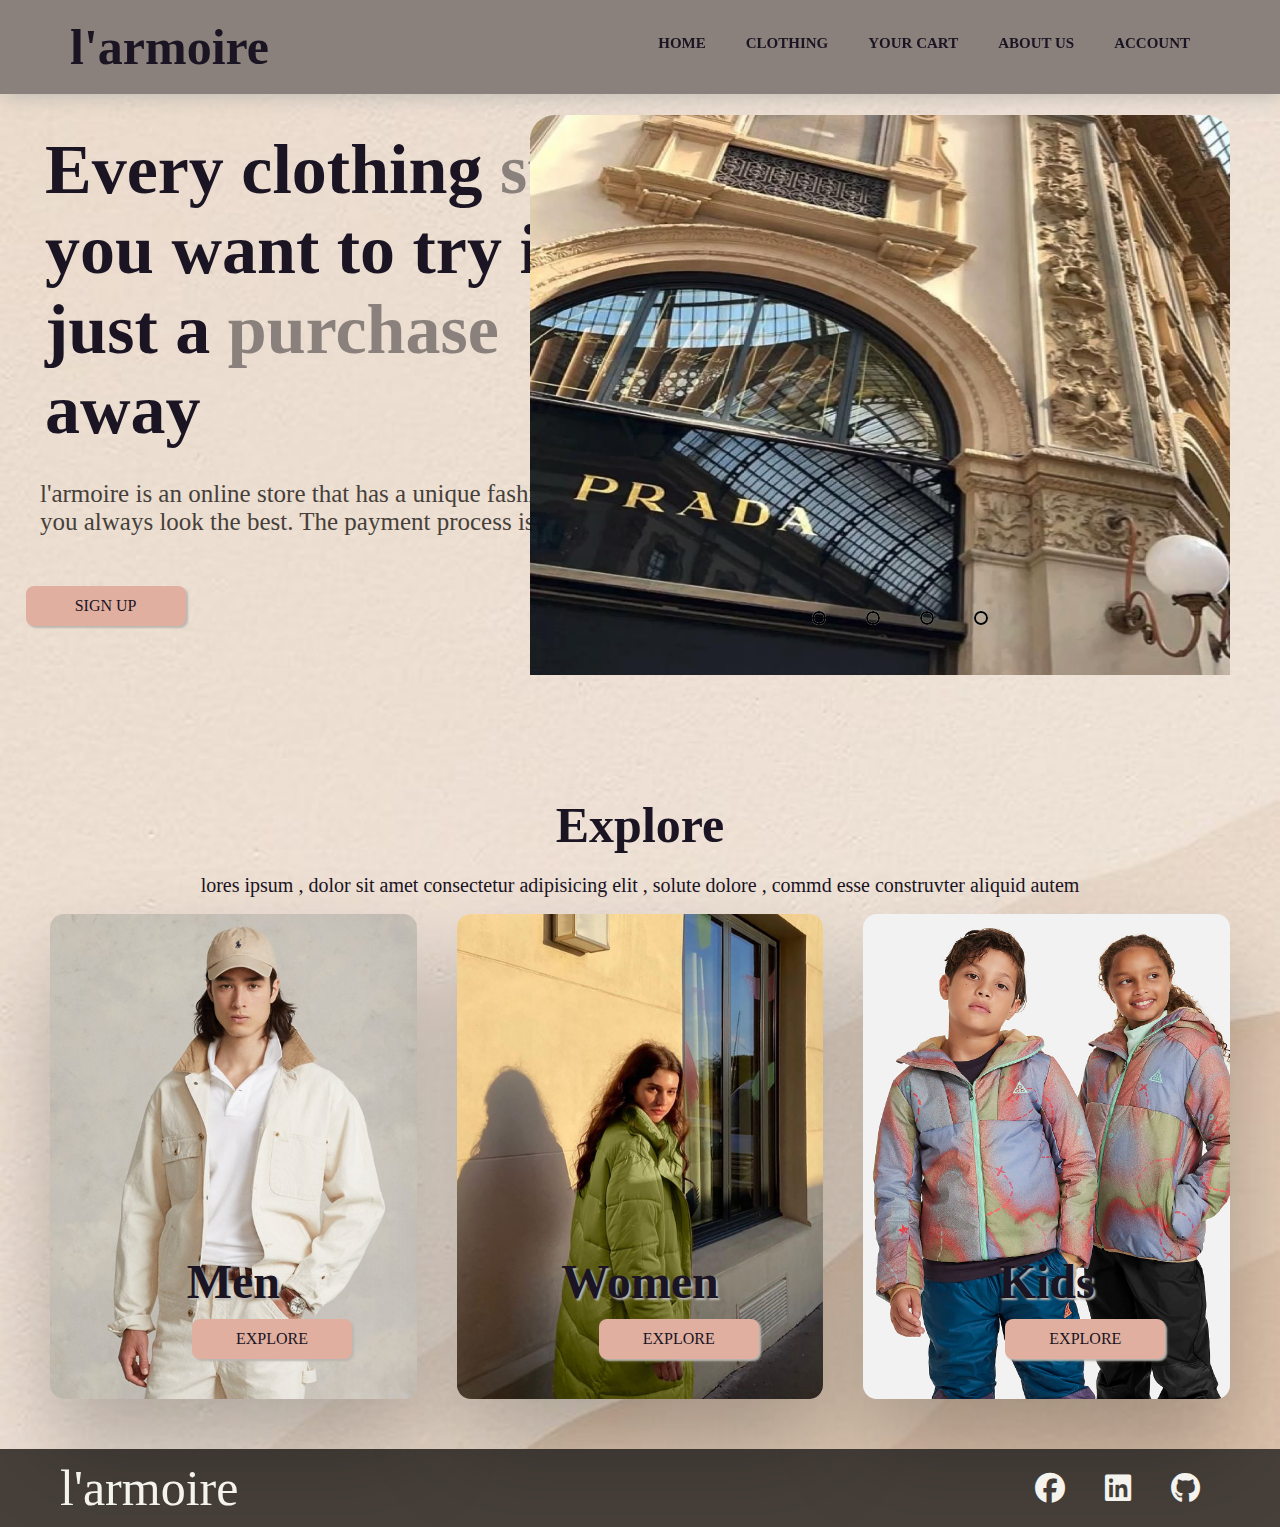
<file: index.html>
<HTML>
<HEAD>
    <META NAME="GENERATOR" Content="Microsoft Visual Studio">
    <link href="https://fonts.googleapis.com/css2?family=Roboto+Slab&display=swap" rel="stylesheet">
    <link rel="stylesheet"
          href="https://cdnjs.cloudflare.com/ajax/libs/font-awesome/6.2.1/css/all.min.css">
    <link rel="stylesheet" href="StyleSheet.css" />
    <TITLE>
        l'armoire
    </TITLE>
</HEAD>
<BODY>
    <nav>
        <h2>l'armoire</h2>
        <div class="nav-links">
        <ul class="menu">
            <li>  <a href="index.html" class="active "> Home</a> </li>
            <li>
                <a href="#" class="active "> Clothing</a>
                <div class="sub-menu-1">
                    <ul>
                        <li><a href="man.html"> Men Clothes</a> </li>
                        <li> <a href="Women.html"> Women Clothes</a> </li>
                        <li><a href="Children.html"> Children Clothes</a> </li>
                    </ul>
                </div>
            </li>
            <li><a href="yourcart.html"> Your Cart</a> </li>
            <li><a href="About-Us.html"> about us </a> </li>
            <li>
                <a href="#" class="active ">Account</a>
                <div class="sub-menu-1">
                    <ul>
                        <li><a href="loginandregister.html"> Log in </a> </li>
                    </ul>
                    <ul>
                        <li>
                            <a href="index.html"> Log Out </a>
                        </li>
                    </ul>
                </div>
            </li>
        </ul>
        </div>
        <div class="menu-icon">
            <i class="fa-solid fa-bars"></i>
        </div>
    </nav>

    <div class="header content">

        <!--header text-->

        <div class="header-text">

            <h1> Every clothing <span>style</span> you want to try is just a <span>purchase</span> away </h1>
            <p>
                l'armoire is an online store that has a unique fashion style to make sure you always look the best. The payment process is pretty easy too
            </p>
        </div>
        <a href="loginandregister.html" class="header-btn"> Sign up </a>
    </div>
    <div class="slider">
        <div class="slides">

            <input type="radio" name="radio-btn" id="radio1" />
            <input type="radio" name="radio-btn" id="radio2" />
            <input type="radio" name="radio-btn" id="radio3" />
            <input type="radio" name="radio-btn" id="radio4" />

            <!--image slide-->

            <div class="slide first">
                <img src="images/pic4.jpg" alt="" />
            </div>

            <div class="slide ">
                <img src="images/pic1.jpg" alt="" />
            </div>

            <div class="slide ">
                <img src="images/pic3.jfif" alt="" />
            </div>

            <div class="slide ">
                <img src="images/pic2.jpg" alt="" />
            </div>


            <!--automatic navigation-->

            <div class="navigation-auto">

                <div class="auto-btn1"></div>
                <div class="auto-btn2"></div>
                <div class="auto-btn3"></div>
                <div class="auto-btn4"></div>

            </div>

            <div class="navigation-auto">

                <label for="radio1" class="manual-btn"></label>
                <label for="radio2" class="manual-btn"></label>
                <label for="radio3" class="manual-btn"></label>
                <label for="radio4" class="manual-btn"></label>

            </div>
        </div>
    </div>

    <script type="text/javascript">

        var counter = 1;

        setInterval(function () {
            document.getElementById('radio' + counter).checked = true;
            counter++;

            if (counter > 4) {
                counter = 1;
            }

        }, 2500);

    </script>



    <!--section 2-->

    <section class="about">

        <div class="about-heading">

            <h2> Explore </h2>
            <p> lores ipsum , dolor sit amet consectetur adipisicing elit , solute dolore , commd esse construvter aliquid autem</p>

            <div class="table-about">

                <div class="men">
                   <h2>Men</h2>
                   <a href="man.html">Explore</a>
                </div>
                <div class="women">
                    <h2>Women</h2>
                    <a href="Women.html">Explore</a>
                </div>
                <div class="kids">
                    <h2>Kids </h2>
                    <a href="Children.html">Explore</a>
                </div>
            </div>
        </div>

    </section>
    <div class="footer">
        <div>
        <p>l'armoire</p>
        </div>
        <div class="icons">
            <i class="fa-brands fa-facebook"></i>
            <i class="fa-brands fa-linkedin"></i>
            <i class="fa-brands fa-github"></i>
        </div>

    </div>

    <script>
        var menuIcon = document.querySelector(".menu-icon");
        var navLinks = document.querySelector(".nav-links");

        menuIcon.addEventListener('click', function () {
            navLinks.classList.toggle('d-flex');
        })
    </script>

</BODY>
</HTML>
</file>
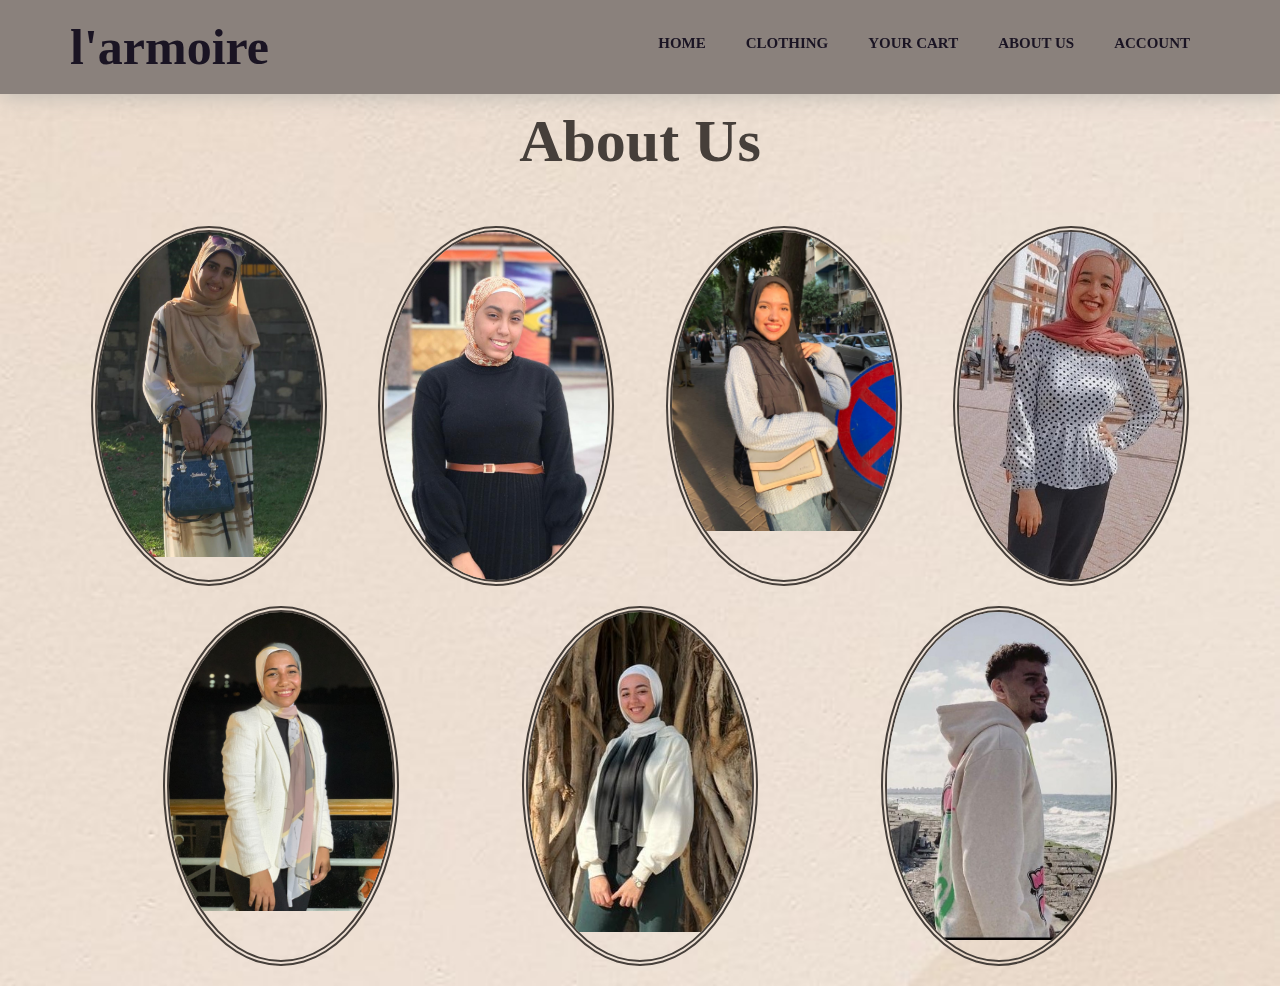
<file: About-Us.html>
<!DOCTYPE HTML>
<HTML>
    <head>
        <title>About-Us</title>
        <meta charset="utf-8">
        <meta name="Description" content="shopping for family">
        <meta name="keywords" content=" shirts , pants , shoes , shopping">
        <link rel="stylesheet" href="About-Us.css">
        <link rel="preconnect" href="https://fonts.googleapis.com">
        <link rel="preconnect" href="https://fonts.gstatic.com" crossorigin>
        <link rel="stylesheet" href="https://cdnjs.cloudflare.com/ajax/libs/font-awesome/5.15.4/css/all.min.css">
        <link href="https://cdnjs.cloudflare.com/ajax/libs/font-awesome/4.7.0/css/font-awesome.min.css" rel="stylesheet"/>      
        <link href="https://fonts.googleapis.com/css2?family=Inter:
        wght@100;200;300;400;500;600;700;800;900&display=swap" rel="stylesheet">
        
        <link href="https://fonts.googleapis.com/css2?family=Roboto+Slab&display=swap" rel="stylesheet">
    <link rel="stylesheet"
          href="https://cdnjs.cloudflare.com/ajax/libs/font-awesome/6.2.1/css/all.min.css">
    </head>
    <body>
        <nav>
        <h2>l'armoire</h2>
        <div class="nav-links">
            <ul class="menu">
                <li>  <a href="index.html" class="active "> Home</a> </li>
                <li>
                    <a href="#" class="active "> Clothing</a>
                    <div class="sub-menu-1">
                        <ul>
                            <li><a href="man.html"> Men Clothes</a> </li>
                            <li> <a href="Women.html"> Women Clothes</a> </li>
                            <li><a href="Children.html"> Children Clothes</a> </li>
                        </ul>
                    </div>
                </li>
                <li><a href="yourcart.html"> Your Cart</a> </li>
                <li><a href="About-Us.html"> about us </a> </li>
                <li>
                    <a href="#" class="active ">Account</a>
                    <div class="sub-menu-1">
                        <ul>
                            <li><a href="loginandregister.html"> Log in </a> </li>
                        </ul>
                        <ul>
                            <li>
                                <a href="index.html"> Log Out </a>
                            </li>
                        </ul>
                    </div>
                </li>
            </ul>
        </div>
        <div class="menu-icon">
            <i class="fa-solid fa-bars"></i>
        </div>
    </nav>
        <div class="wrapper">
        <!-- Page name -->
        <div class="head">
            <h1>About Us</h1>
        </div>
        <!-- our info -->
       <main>
          <!--Toqa Osama -->
            <div class="pic">
                <img src="About-Us-images/toqa5.jpg" alt="Toqa Osama">
                 <div class="info">
                      <!-- name and job -->
                    <h3>Toqa Osama</h3>
                    <p>Web Developer</p>
                        <!-- links for github and linkedin -->
                    <a target="_blank" href="https://github.com/Toqa1234">
                        <i class='fab fa-github' style='font-size:36px ; color:white;'></i>
                      </a>
                    <a target="_blank" href="https://www.linkedin.com/in/toqa-osama-556304247/">
                        <i class='fab fa-linkedin' style='font-size:36px ;color:blue'></i>
                    </a>
                </div> 
            </div>
            <!-- Basmala Naeem  -->
            <div class="pic">
                    <img src="About-Us-images/basmala3.jpeg" alt="Basmala Naeem">
                <div class="info">
                     <!-- name and job -->
                    <h3>Basmala Naeem</h3>
                    <p>Web Developer</p>
                       <!-- links for github and linkedin -->
                    <a target="_blank" href="https://github.com/BasmalaNaeem">
                      <i class='fab fa-github' style='font-size:36px ; color:white;'></i>
                    </a>
                    <a target="_blank" href="https://www.linkedin.com/in/basmala-naeem-246427232">
                        <i class='fab fa-linkedin' style='font-size:36px ;color:blue'></i>
                    </a>
                </div>
            </div>
            <!-- Toka Mokhtar -->
            <div class="pic">
                    <img src="About-Us-images/toka.jpeg" alt="Toka Mokhtar">
                <div class="info">
                     <!-- name and job -->
                    <h3>Toka Mokhtar </h3>
                    <p>Web Developer</p>
                       <!-- links for github and linkedin -->
                    <a target="_blank" href="https://github.com/TokaZayed8">
                        <i class='fab fa-github' style='font-size:36px ; color:white;'></i>
                    </a>
                    <a target="_blank" href="https://www.linkedin.com/in/toka-zayed-8381a523a">
                        <i class='fab fa-linkedin' style='font-size:36px ;color:blue'></i>
                    </a>
                </div>
            </div>
            <!-- Roaa Ayman -->
            <div class="pic">
                    <img src="About-Us-images/roaa-ayman.jpeg" alt="Roaa Ayman">
                <div class="info">
                     <!-- name and job -->
                    <h3>Roaa Ayman</h3>
                    <p>Web Developer</p>
                       <!-- links for github and linkedin -->
                    <a target="_blank" href="https://github.com/roaaayman1">
                        <i class='fab fa-github' style='font-size:36px ; color:white;'></i>
                    </a>
                    <a target="_blank" href="https://www.linkedin.com/in/roaa-ayman-504900235">
                        <i class='fab fa-linkedin' style='font-size:36px ;color:blue'></i>
                    </a>
                </div>
            </div>
           <!--Mariam Reda  -->
            <div class="pic">                
                    <img src="About-Us-images/Mariam-reda.jpeg" alt="Mariam Reda">
                <div class="info">
                     <!-- name and job -->
                    <h3>Mariam Reda</h3>
                    <p>Web Developer</p>
                       <!-- links for github and linkedin -->
                    <a target="_blank" href="https://github.com/Mariam428">
                        <i class='fab fa-github' style='font-size:36px ; color:white;'></i>
                    </a>
                    <a target="_blank" href="http://www.linkedin.com/in/mariam-reda28">
                        <i class='fab fa-linkedin' style='font-size:36px ;color:blue'></i>
                    </a>
                </div>
            </div>
            <!-- Mariam Hossam -->
            <div class="pic">
                    <img src="About-Us-images/mariam-hossam3.jpeg" alt="Mariam Hossam">
                <div class="info">
                     <!-- name and job -->
                    <h3>Mariam Hossam</h3>
                    <p>Web Developer</p>
                       <!-- links for github and linkedin -->
                    <a target="_blank" href="https://github.com/MariemHossam">
                        <i class='fab fa-github' style='font-size:36px ; color:white;'></i>
                    </a>
                    <a target="_blank" href="https://www.linkedin.com/in/mariem-hossam-8a5259259/">
                        <i class='fab fa-linkedin' style='font-size:36px ;color:blue'></i>
                    </a>
                </div>
            </div>
              <!-- Omar Tamer -->
            <div class="pic">
                    <img src="About-Us-images/omar2.jpeg" alt="Omar Tamer">
                <div class="info">
                     <!-- name and job -->
                    <h3>Omar Tamer</h3>
                    <p>Web Developer</p>
                       <!-- links for github and linkedin -->
                    <a target="_blank" href="https://github.com/titoo04">
                        <i class='fab fa-github' style='font-size:36px ; color:white;'></i>
                    </a>
                    <a target="_blank" href="https://www.linkedin.com/in/omar-tamer-58b153259">
                        <i class='fab fa-linkedin' style='font-size:36px ;color:blue'></i>
                    </a>
                </div>
            </div> 
      </main>
    </div>     
        <!--for js -->
    <script>
        var menuIcon = document.querySelector(".menu-icon");
        var navLinks = document.querySelector(".nav-links");

        menuIcon.addEventListener('click', function () {
            navLinks.classList.toggle('d-flex');
        })
    </script>
        
    </body>
</HTML>
</file>
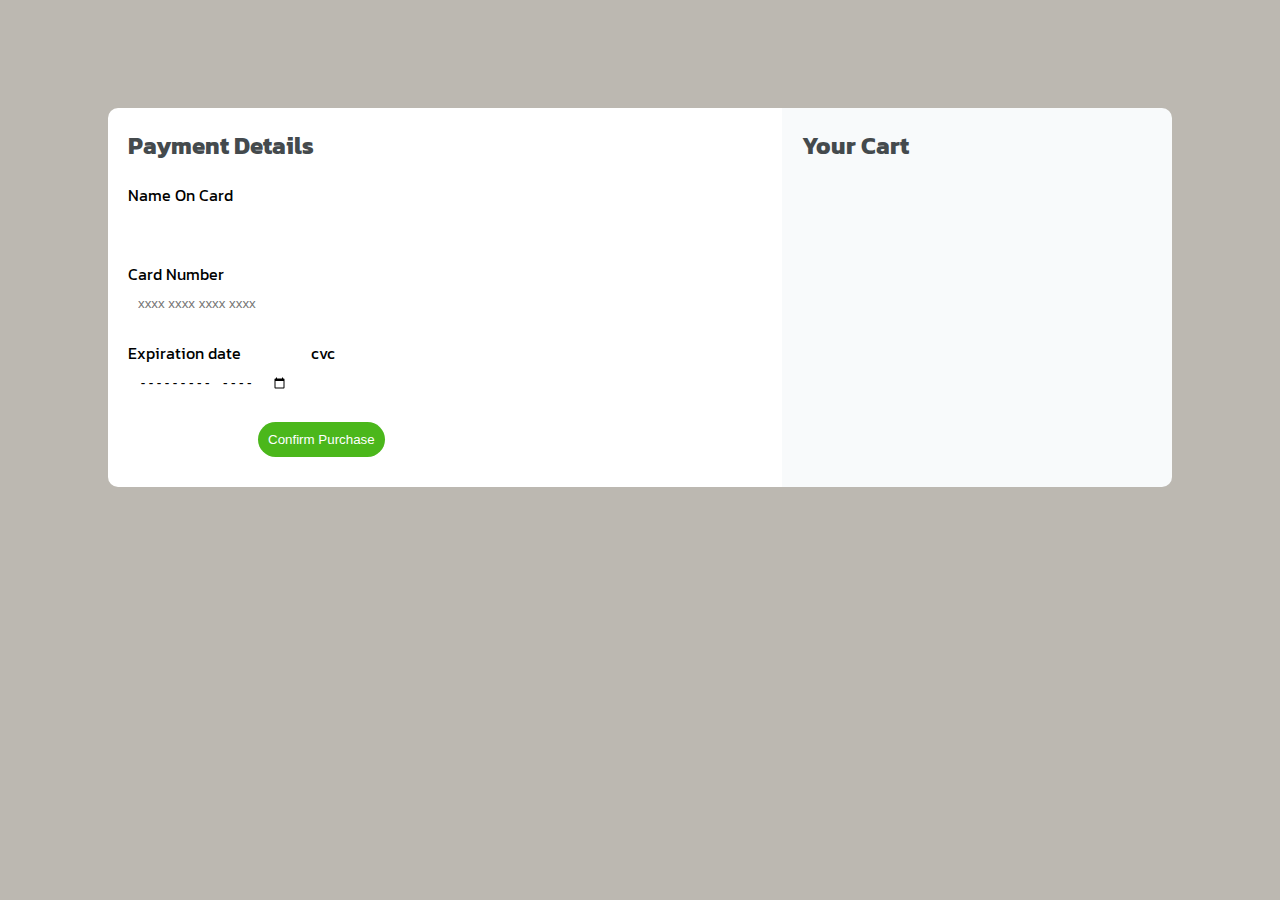
<file: checkout.html>
<!DOCTYPE html>
<html lang="en">
<head>
    <meta charset="UTF-8">
    <meta http-equiv="X-UA-Compatible" content="IE=edge">
    <meta name="viewport" content="width=device-width, initial-scale=1.0">
    <title>payment</title>
    <link rel="preconnect" href="https://fonts.googleapis.com">
<link rel="preconnect" href="https://fonts.gstatic.com" crossorigin>
<link href="https://fonts.googleapis.com/css2?family=Kanit:wght@300&display=swap" rel="stylesheet">
    <link rel="stylesheet" href="checkout.css">
</head>
<body>
    <div class="parent">
        <div class="paymentdetails">
        <h2>Payment Details</h2>
        <label for="noc">Name On Card</label>
        <br>
        <input type="text" name="noc" id="noc">
        <br><label for="ccn"> Card Number</label><br>
<input id="ccn" type="tel" inputmode="numeric" pattern="[0-9\s]{13,19}" autocomplete="cc-number" maxlength="19" placeholder="xxxx xxxx xxxx xxxx"><br>
<label for="expdate">Expiration date</label><label for="cvc" id="cvc">cvc</label><br>
<input type="month" name="expdate" id="expdate">
<input type="numeric"inputmode="numeric" name="" id=""maxlength="3"pattern="[0-9\s]{13,19}">
<br><form action="purchasesuccessful.html" method="post" target="_blank">
    <button type="submit">Confirm Purchase</button>
</form>
</div>
    <div class="yourcart">
        <h2>Your Cart</h2>

    </div>
    </div>
</body>
</html>
</file>
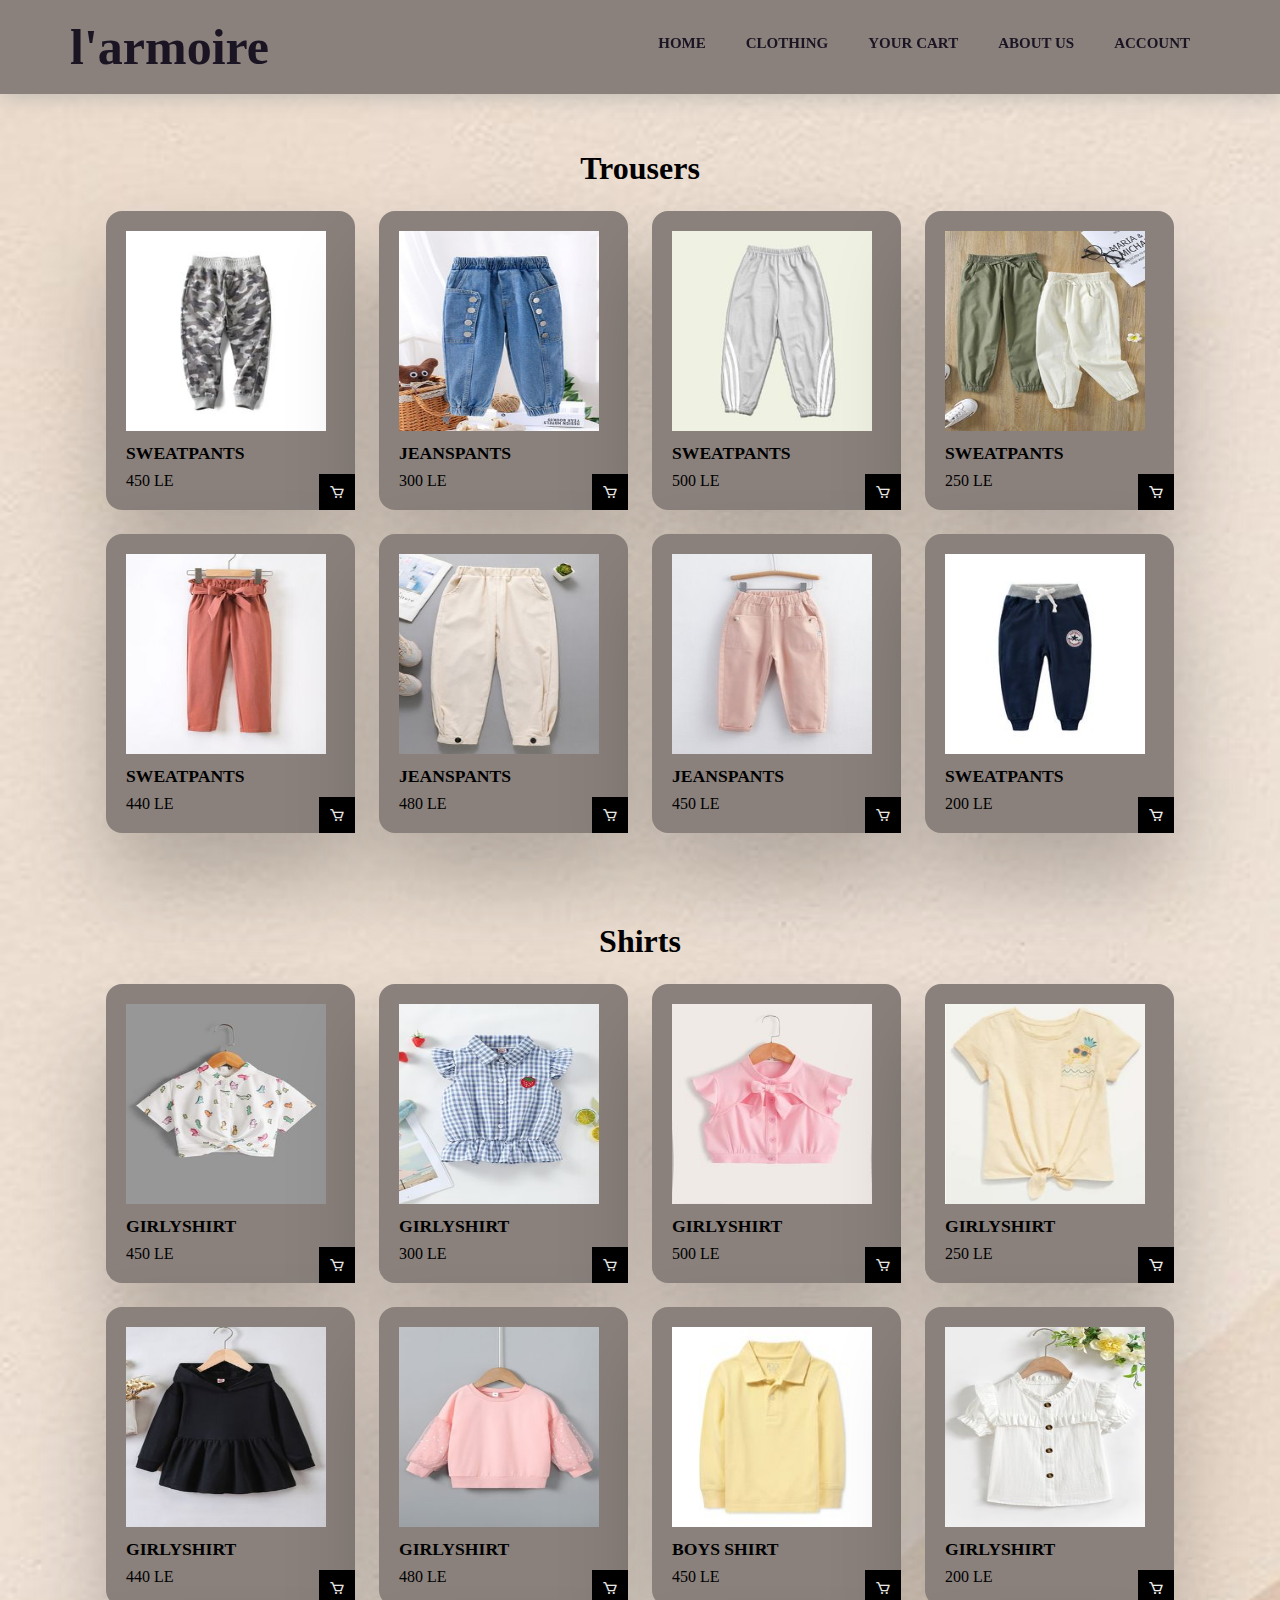
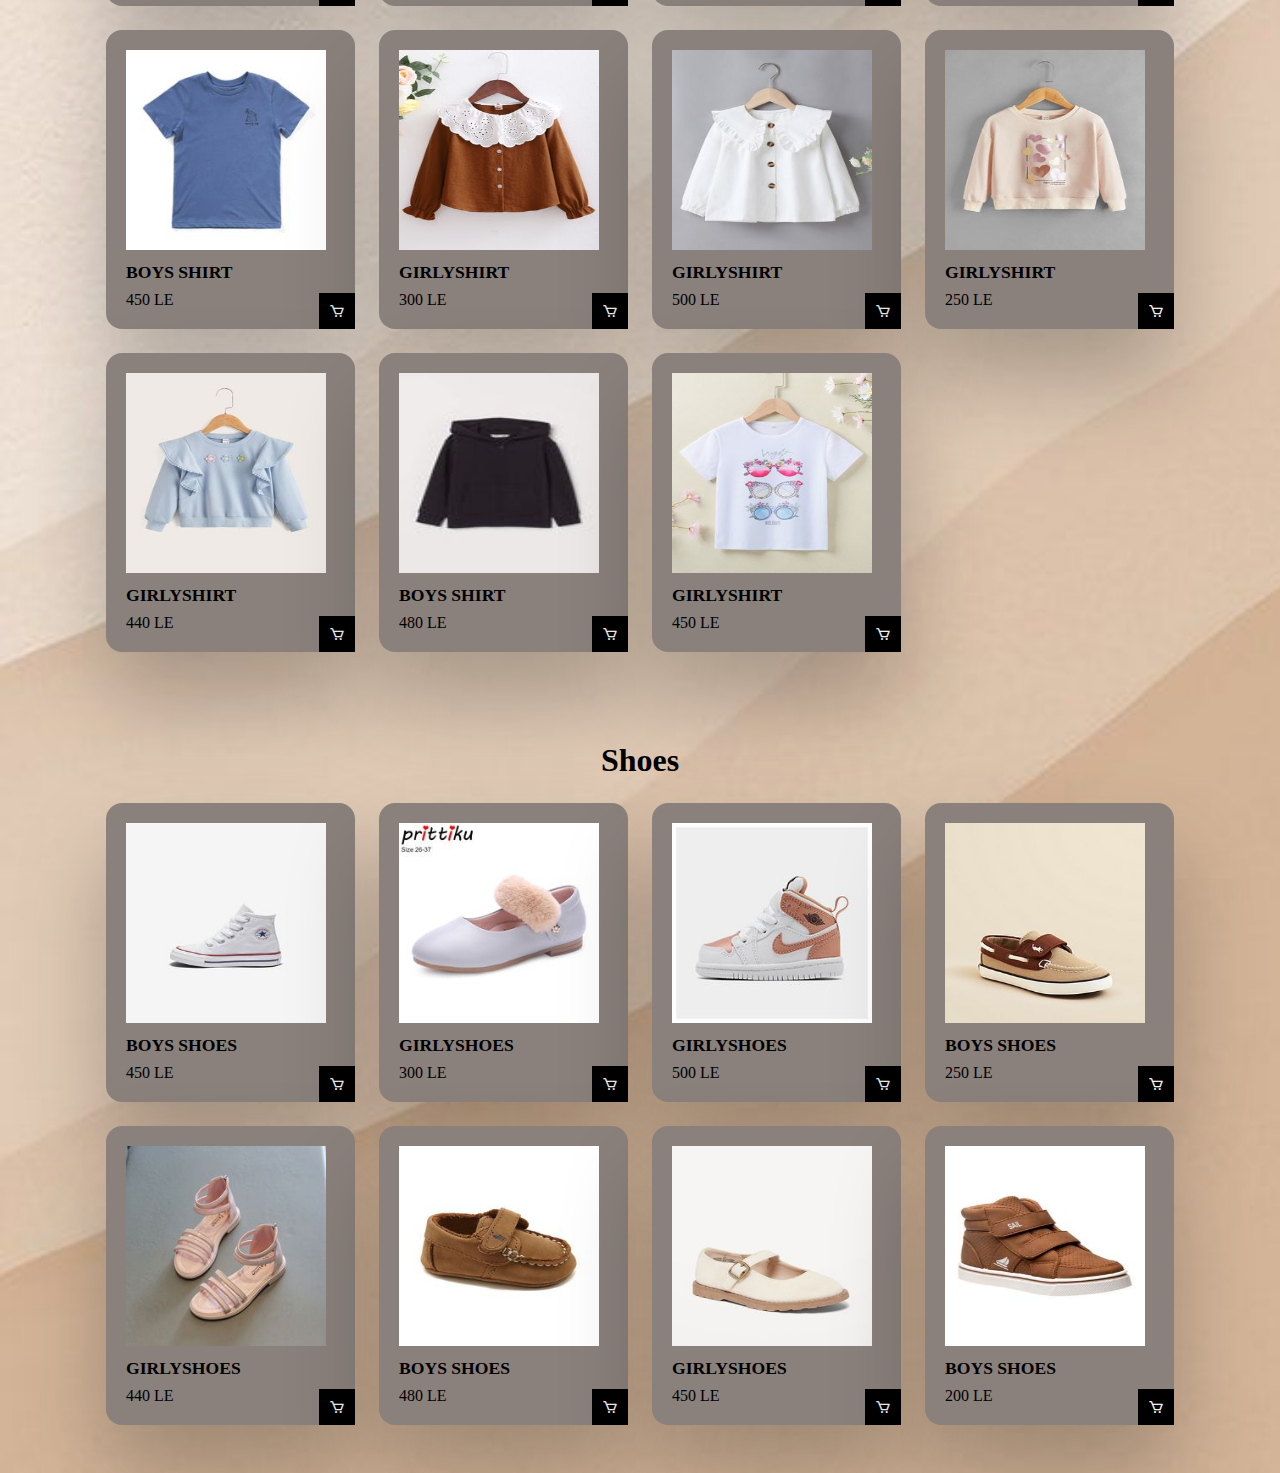
<file: Children.html>
<!DOCTYPE html>
<html>
    <head>
        <meta  charset="utf-8">
        <meta http-equiv="X-UA-Compatible" content="IE-edge">
        <meta name="viewport" content="width=device-width,initialscale=0.1">
        <title> Children's Section </title>
        <link rel="stylesheet" href="Children.css">
        <link rel="preconnect" href="https://fonts.googleapis.com">
        <!-- fonts -->
        <link rel="preconnect" href="https://fonts.gstatic.com" crossorigin>    
        <link href="https://fonts.googleapis.com/css2?family=Poppins:wght@400;500;600;700&display=swap" rel="stylesheet">
         <!-- for icons -->
        <link href='https://unpkg.com/boxicons@2.1.1/css/boxicons.min.css' rel="stylesheet">
        
         <link href="https://fonts.googleapis.com/css2?family=Roboto+Slab&display=swap" rel="stylesheet">
    <link rel="stylesheet"
          href="https://cdnjs.cloudflare.com/ajax/libs/font-awesome/6.2.1/css/all.min.css">
        
    </head>
    <body>
        <nav>
        <h2>l'armoire</h2>
        <div class="nav-links">
            <ul class="menu">
                <li>  <a href="index.html" class="active "> Home</a> </li>
                <li>
                    <a href="#" class="active "> Clothing</a>
                    <div class="sub-menu-1">
                        <ul>
                            <li><a href="man.html"> Men Clothes</a> </li>
                            <li> <a href="Women.html"> Women Clothes</a> </li>
                            <li><a href="Children.html"> Children Clothes</a> </li>
                        </ul>
                    </div>
                </li>
                <li><a href="yourcart.html"> Your Cart</a> </li>
                <li><a href="About-Us.html"> about us </a> </li>
                <li>
                    <a href="#" class="active ">Account</a>
                    <div class="sub-menu-1">
                        <ul>
                            <li><a href="loginandregister.html"> Log in </a> </li>
                        </ul>
                        <ul>
                            <li>
                                <a href="index.html"> Log Out </a>
                            </li>
                        </ul>
                    </div>
                </li>
            </ul>
        </div>
        <div class="menu-icon">
            <i class="fa-solid fa-bars"></i>
        </div>
    </nav>
          <!--shop-->
          <section id="Pants" class="shop container">
            <h2 class="section-title"> Trousers </h2>
            <div class="shop-content">
                <div class="product-box"> 
                    <img src="images/pants (1).jpg" alt="product" class="product-img">
                    <h2 class="product-title">SweatPants</h2>
                    <span class="price">450 LE</span>
                    <i class='bx bx-cart add-cart'></i>
                </div>
                <div class="product-box">
                    <img src="images/pants (2).jpg" alt="product" class="product-img">
                    <h2 class="product-title">JeansPants</h2>
                    <span class="price">300 LE</span>
                    <i class='bx bx-cart add-cart'></i>
                </div>
                <div class="product-box">
                    <img src="images/pants (3).jpg" alt="product" class="product-img">
                    <h2 class="product-title">SweatPants</h2>
                    <span class="price">500 LE</span>
                    <i class='bx bx-cart add-cart'></i>
                </div>
                <div class="product-box">
                    <img src="images/pants (4).jpg" alt="product" class="product-img">
                    <h2 class="product-title">SweatPants</h2>
                    <span class="price">250 LE</span>
                    <i class='bx bx-cart add-cart'></i>
                </div>
                <div class="product-box">
                    <img src="images/pants (5).jpg" alt="product" class="product-img">
                    <h2 class="product-title">SweatPants</h2>
                    <span class="price">440 LE</span>
                    <i class='bx bx-cart add-cart'></i>
                </div>
                <div class="product-box">
                    <img src="images/pants (6).jpg" alt="product" class="product-img">
                    <h2 class="product-title">JeansPants</h2>
                    <span class="price">480 LE</span>
                    <i class='bx bx-cart add-cart'></i>
                </div>
                <div class="product-box">
                    <img src="images/pants (7).jpg" alt="product" class="product-img">
                    <h2 class="product-title">JeansPants</h2>
                    <span class="price">450 LE</span>
                    <i class='bx bx-cart add-cart'></i>
                </div>
                <div class="product-box">
                    <img src="images/pants (8).jpg" alt="product" class="product-img">
                    <h2 class="product-title">SweatPants</h2>
                    <span class="price">200 LE</span>
                    <i class='bx bx-cart add-cart'></i>
                </div>
            </div>
            <br><br>
            <h2 class="section-title"> Shirts </h2>
            <div class="shop-content">
                <div class="product-box"> 
                    <img src="images/shirts (1).jpg" alt="product" class="product-img">
                    <h2 class="product-title">GirlyShirt</h2>
                    <span class="price">450 LE</span>
                    <i class='bx bx-cart add-cart'></i>
                </div>
                <div class="product-box">
                    <img src="images/shirts (2).jpg" alt="product" class="product-img">
                    <h2 class="product-title">GirlyShirt</h2>
                    <span class="price">300 LE</span>
                    <i class='bx bx-cart add-cart'></i>
                </div>
                <div class="product-box">
                    <img src="images/shirts (3).jpg" alt="product" class="product-img">
                    <h2 class="product-title">GirlyShirt</h2>
                    <span class="price">500 LE</span>
                    <i class='bx bx-cart add-cart'></i>
                </div>
                <div class="product-box">
                    <img src="images/shirts (4).jpg" alt="product" class="product-img">
                    <h2 class="product-title">GirlyShirt</h2>
                    <span class="price">250 LE</span>
                    <i class='bx bx-cart add-cart'></i>
                </div>
                <div class="product-box">
                    <img src="images/shirts (5).jpg" alt="product" class="product-img">
                    <h2 class="product-title">GirlyShirt</h2>
                    <span class="price">440 LE</span>
                    <i class='bx bx-cart add-cart'></i>
                </div>
                <div class="product-box">
                    <img src="images/shirts (6).jpg" alt="product" class="product-img">
                    <h2 class="product-title">GirlyShirt</h2>
                    <span class="price">480 LE</span>
                    <i class='bx bx-cart add-cart'></i>
                </div>
                <div class="product-box">
                    <img src="images/shirts (7).jpg" alt="product" class="product-img">
                    <h2 class="product-title">Boys Shirt</h2>
                    <span class="price">450 LE</span>
                    <i class='bx bx-cart add-cart'></i>
                </div>
                <div class="product-box">
                    <img src="images/shirts (8).jpg" alt="product" class="product-img">
                    <h2 class="product-title">GirlyShirt</h2>
                    <span class="price">200 LE</span>
                    <i class='bx bx-cart add-cart'></i>
                </div>
                <div class="product-box"> 
                    <img src="images/shirts (9).jpg" alt="product" class="product-img">
                    <h2 class="product-title">Boys Shirt</h2>
                    <span class="price">450 LE</span>
                    <i class='bx bx-cart add-cart'></i>
                </div>
                <div class="product-box">
                    <img src="images/shirts (10).jpg" alt="product" class="product-img">
                    <h2 class="product-title">GirlyShirt</h2>
                    <span class="price">300 LE</span>
                    <i class='bx bx-cart add-cart'></i>
                </div>
                <div class="product-box">
                    <img src="images/shirts (11).jpg" alt="product" class="product-img">
                    <h2 class="product-title">GirlyShirt</h2>
                    <span class="price">500 LE</span>
                    <i class='bx bx-cart add-cart'></i>
                </div>
                <div class="product-box">
                    <img src="images/shirts (12).jpg" alt="product" class="product-img">
                    <h2 class="product-title">GirlyShirt</h2>
                    <span class="price">250 LE</span>
                    <i class='bx bx-cart add-cart'></i>
                </div>
                <div class="product-box">
                    <img src="images/shirts (13).jpg" alt="product" class="product-img">
                    <h2 class="product-title">GirlyShirt</h2>
                    <span class="price">440 LE</span>
                    <i class='bx bx-cart add-cart'></i>
                </div>
                <div class="product-box">
                    <img src="images/shirts (14).jpg" alt="product" class="product-img">
                    <h2 class="product-title">boys Shirt</h2>
                    <span class="price">480 LE</span>
                    <i class='bx bx-cart add-cart'></i>
                </div>
                <div class="product-box">
                    <img src="images/shirts (15).jpg" alt="product" class="product-img">
                    <h2 class="product-title">GirlyShirt</h2>
                    <span class="price">450 LE</span>
                    <i class='bx bx-cart add-cart'></i>
                </div>
            </div>
            <br><br>
            <h2 class="section-title"> Shoes </h2>
            <div class="shop-content">
                <div class="product-box"> 
                    <img src="images/shoes (1).jpg" alt="product" class="product-img">
                    <h2 class="product-title">boys shoes</h2>
                    <span class="price">450 LE</span>
                    <i class='bx bx-cart add-cart'></i>
                </div>
                <div class="product-box">
                    <img src="images/shoes (2).jpg" alt="product" class="product-img">
                    <h2 class="product-title">GirlyShoes</h2>
                    <span class="price">300 LE</span>
                    <i class='bx bx-cart add-cart'></i>
                </div>
                <div class="product-box">
                    <img src="images/shoes (3).jpg" alt="product" class="product-img">
                    <h2 class="product-title">GirlyShoes</h2>
                    <span class="price">500 LE</span>
                    <i class='bx bx-cart add-cart'></i>
                </div>
                <div class="product-box">
                    <img src="images/shoes (4).jpg" alt="product" class="product-img">
                    <h2 class="product-title">boys shoes</h2>
                    <span class="price">250 LE</span>
                    <i class='bx bx-cart add-cart'></i>
                </div>
                <div class="product-box">
                    <img src="images/shoes (5).jpg" alt="product" class="product-img">
                    <h2 class="product-title">GirlyShoes</h2>
                    <span class="price">440 LE</span>
                    <i class='bx bx-cart add-cart'></i>
                </div>
                <div class="product-box">
                    <img src="images/shoes (6).jpg" alt="product" class="product-img">
                    <h2 class="product-title">boys shoes</h2>
                    <span class="price">480 LE</span>
                    <i class='bx bx-cart add-cart'></i>
                </div>
                <div class="product-box">
                    <img src="images/shoes (7).jpg" alt="product" class="product-img">
                    <h2 class="product-title">GirlyShoes</h2>
                    <span class="price">450 LE</span>
                    <i class='bx bx-cart add-cart'></i>
                </div>
                <div class="product-box">
                    <img src="images/shoes (8).jpg" alt="product" class="product-img">
                    <h2 class="product-title">boys shoes</h2>
                    <span class="price">200 LE</span>
                    <i class='bx bx-cart add-cart'></i>
                </div>
            </div>
        </section>
      <script>
        var menuIcon = document.querySelector(".menu-icon");
        var navLinks = document.querySelector(".nav-links");

        menuIcon.addEventListener('click', function () {
            navLinks.classList.toggle('d-flex');
        })
    </script>
    </body>
</html>
</file>
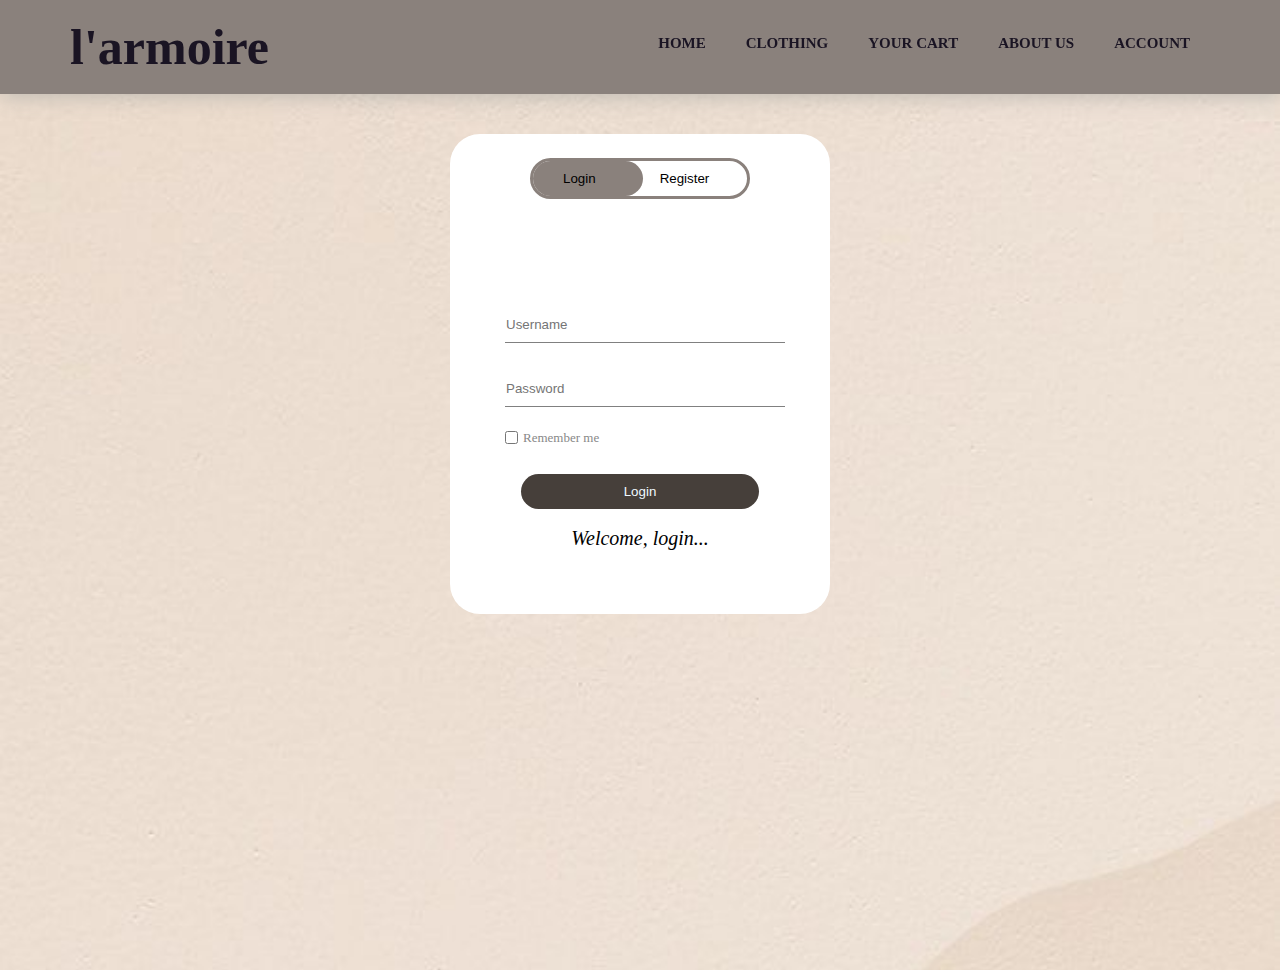
<file: loginandregister.html>
<!DOCTYPE html>
<html lang="en">
<head>
    <meta charset="UTF-8">
    <meta http-equiv="X-UA-Compatible" content="IE=edge">
    <meta name="viewport" content="width=device-width, initial-scale=1.0">
    <link rel="stylesheet" href="loginandregister.css">
    
    <link href="https://fonts.googleapis.com/css2?family=Roboto+Slab&display=swap" rel="stylesheet">
    <link rel="stylesheet"
          href="https://cdnjs.cloudflare.com/ajax/libs/font-awesome/6.2.1/css/all.min.css">
    
    <title>Login and Register</title>
</head>
<body>
     <nav>
        <h2>l'armoire</h2>
        <div class="nav-links">
        <ul class="menu">
            <li>  <a href="index.html" class="active "> Home</a> </li>
            <li>
                <a href="#" class="active "> Clothing</a>
                <div class="sub-menu-1">
                    <ul>
                        <li><a href="man.html"> Men Clothes</a> </li>
                        <li> <a href="Women.html"> Women Clothes</a> </li>
                        <li><a href="Children.html"> Children Clothes</a> </li>
                    </ul>
                </div>
            </li>
            <li><a href="yourcart.html"> Your Cart</a> </li>
            <li><a href="About-Us.html"> about us </a> </li>
            <li>
                <a href="#" class="active ">Account</a>
                <div class="sub-menu-1">
                    <ul>
                        <li><a href="loginandregister.html"> Log in </a> </li>
                    </ul>
                    <ul>
                        <li>
                            <a href="index.html"> Log Out </a>
                        </li>
                    </ul>
                </div>
            </li>
        </ul>
        </div>
        <div class="menu-icon">
            <i class="fa-solid fa-bars"></i>
        </div>
    </nav>

    <div class="main">
        <div class="bckgrnd">
            <div class="form-box">
                <div class="button-box">
                    <div id="btn"></div>
                    <button type="button" class="switchingBtn" onclick="login()">Login</button>
                    <button type="button" class="switchingBtn" onclick="register()">Register</button>
                </div>
                <!-- Login form  -->
                <form id="login" class="input-group"action="_blank" method="POST">
                    <br><input class="input-field" id="user" type="text" name="username" placeholder="Username" required ><br><br>
                    <input class="input-field" id="pass" type="password" name="pass" placeholder="Password" required><br><br>
                    <input type="checkbox" class="checkbx"> <span>Remember me</span>
                    <button type="submit" class="subbtn" onclick="login1(); check();">Login</button> <br> <!--check-->
                    <p id="result">Welcome, login...</p>
                </form>
                <!-- Register form  -->
                <form id="register" class="input-group" method="POST">
                    <br><input class="input-field" type="text" name="username" placeholder="Username" required id="username" ><br><br>
                    <br><input class="input-field" type="email" name="email" placeholder="Email" required id="email"><br><br>
                    <input class="input-field" type="password" name="pass" placeholder="Password" required id="password"><br><br>
                    <input type="checkbox" class="checkbx" required> <span>I agree to the terms and conditions</span>
                    <button type="submit" class="subbtn" onclick="register1()">Register</button> <br>
                    
                </form>
            </div>
        </div>
    </div>
    <script>
        let x = document.getElementById("login")
        let y = document.getElementById("register")
        let z = document.getElementById("btn")

        function register(){
            x.style.left = "-400px";
            y.style.left = "50px";
            z.style.left = "110px";
        }
        function register1(){
            event.preventDefault();
            let username = document.getElementById('username').value;
            let email = document.getElementById('email').value;
            let pass = document.getElementById('password').value;

            let user = {
                email: email,
                username: username,
                password: pass,
            };
            let json = JSON.stringify(user);
            localStorage.setItem(username, json);
            if(username.value == "" && pass.value == ""){
                console.log(alert("Empty Fields!"));
            }
            else 
                window.location.href="index.html";
        }
        function login(){
            x.style.left = "50px";
            y.style.left = "450px";
            z.style.left = "0";
        }
        function login1 (){
            event.preventDefault();
            var username = document.getElementById('user').value;
            var pass = document.getElementById('pass').value;

            var user = localStorage.getItem(username);
            var date = JSON.parse(user);
            console.log(localStorage.getItem(username));
            if (user == null) {
                alert('wrong username');
            }
            else if (username == date.username && pass == date.password){
                
                window.location.href="index.html";
            }
            else {
                alert('wrong password');
            }
        }
        
          //menu-button
        var menuIcon = document.querySelector(".menu-icon");
        var navLinks = document.querySelector(".nav-links");

        menuIcon.addEventListener('click', function () {
            navLinks.classList.toggle('d-flex');
        })
        
    </script>
</body>
</html>
</file>
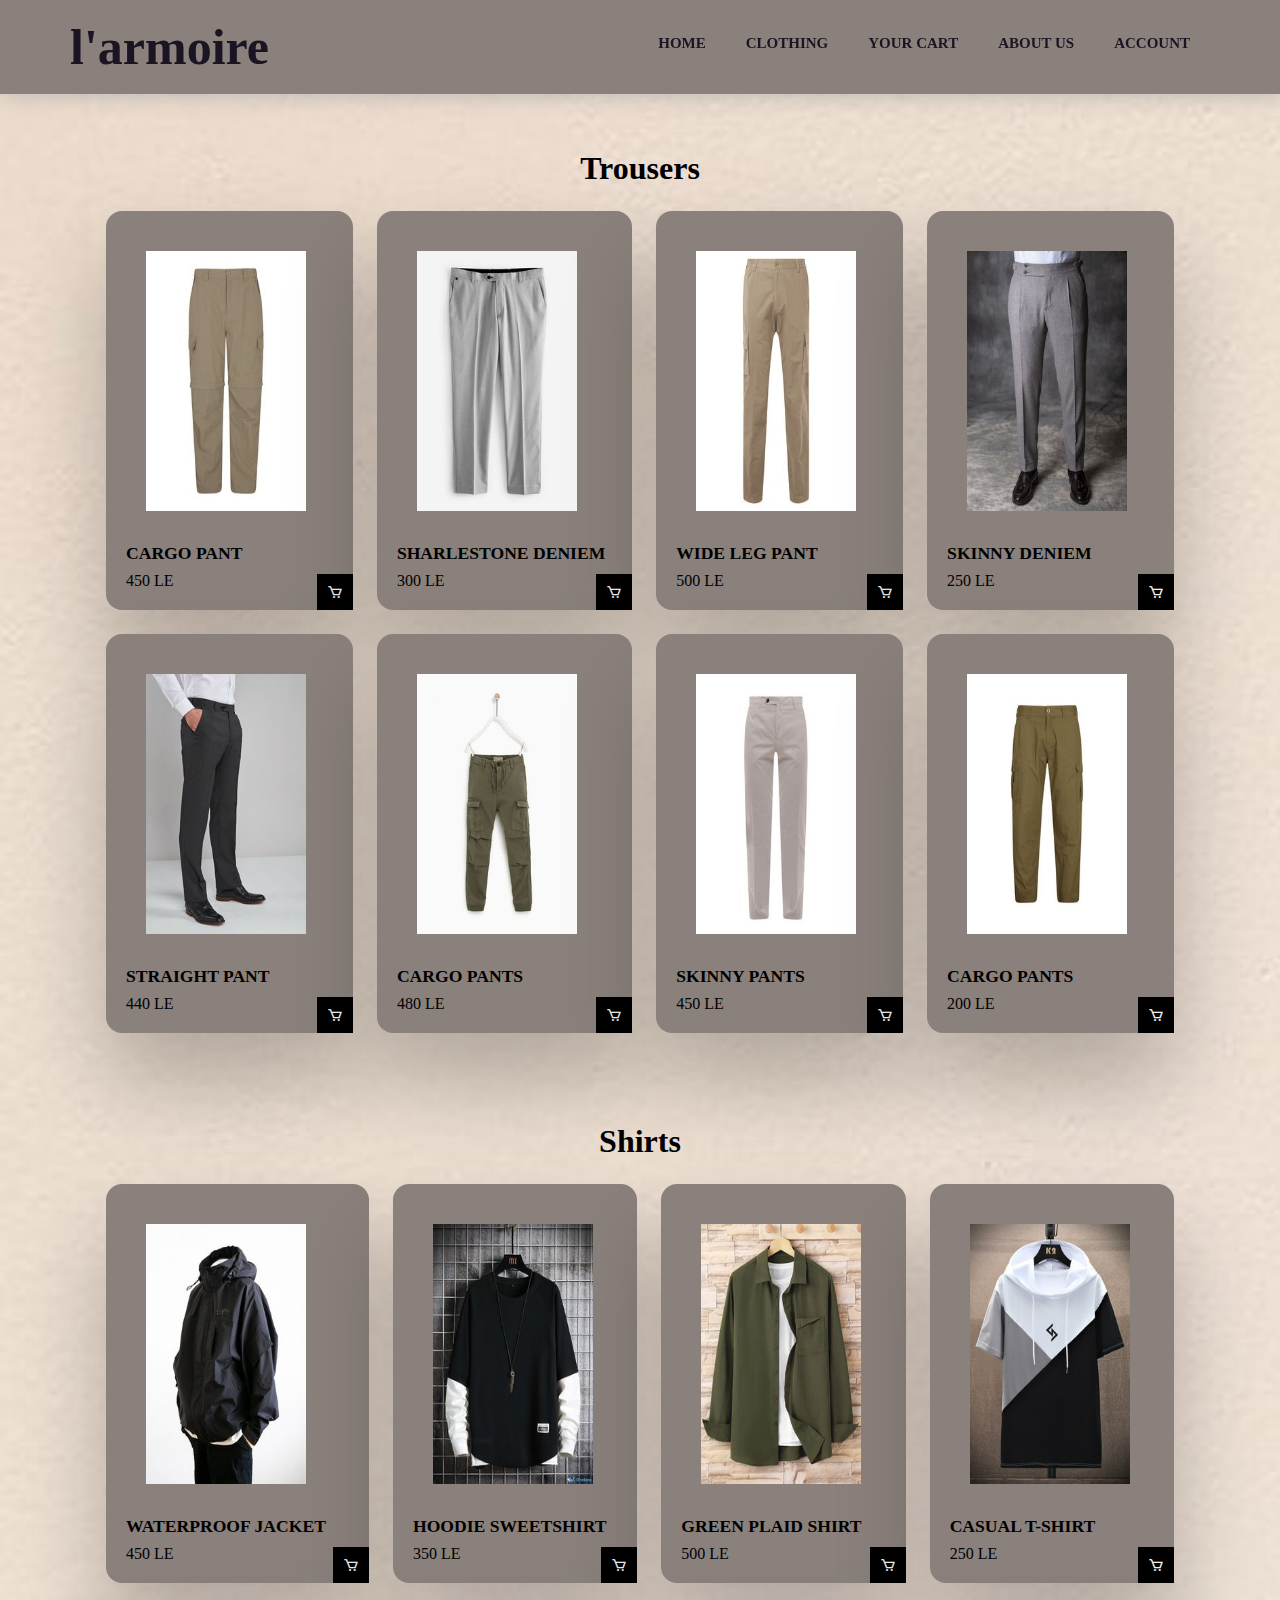
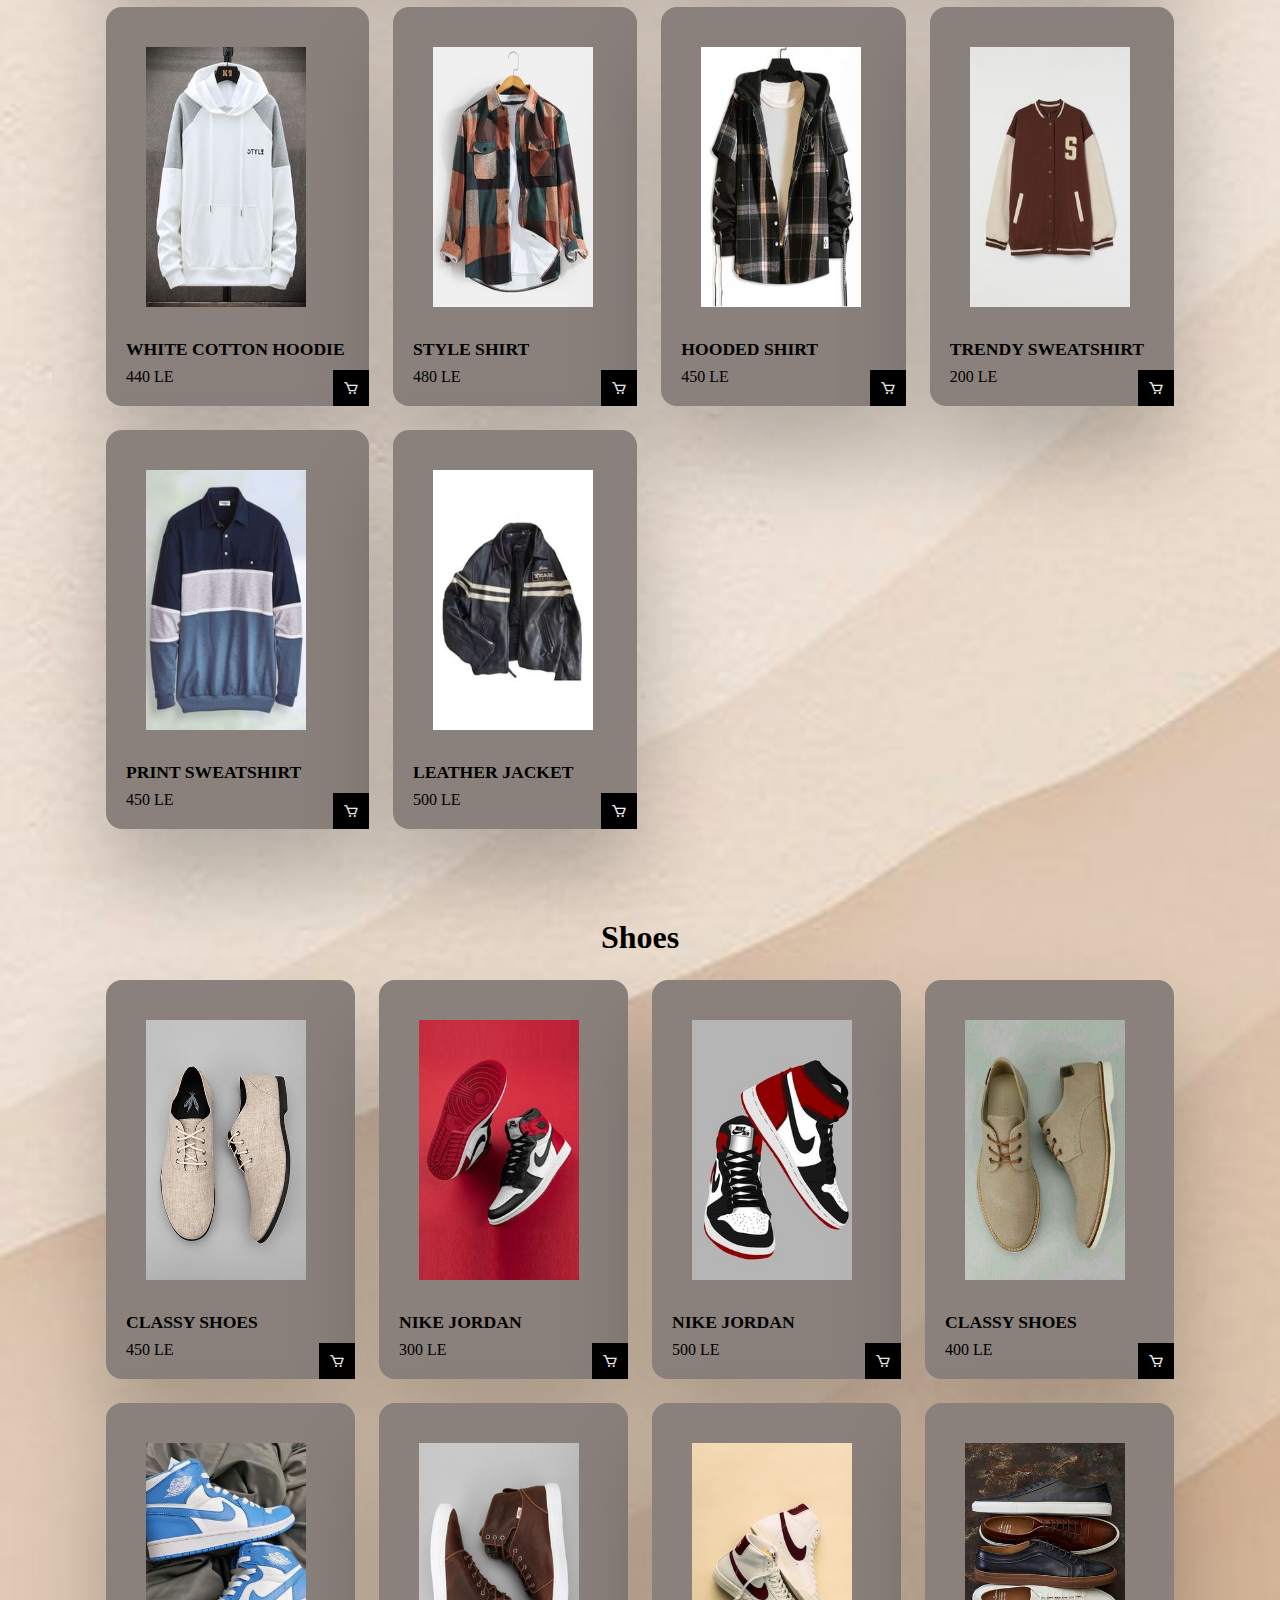
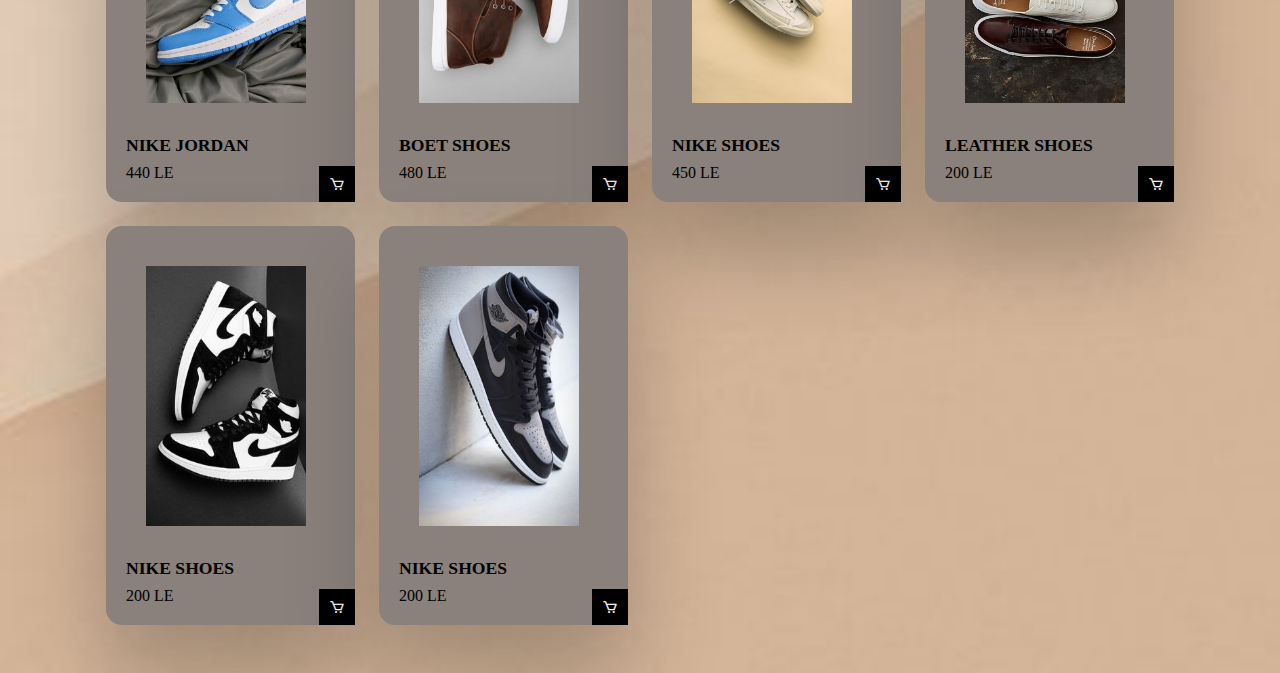
<file: man.html>
<!DOCTYPE html>
<html lang="en">
<head>
    <meta charset="UTF-8">
    <meta http-equiv="X-UA-Compatible" content="IE=edge">
    <meta name="viewport" content="width=device-width, initial-scale=1.0">
    <link rel="stylesheet" href="man.css">
     <!-- fonts -->
     <link rel="preconnect" href="https://fonts.gstatic.com" crossorigin>    
     <link href="https://fonts.googleapis.com/css2?family=Poppins:wght@400;500;600;700&display=swap" rel="stylesheet">
    <!-- for icons -->
    <link href='https://unpkg.com/boxicons@2.1.1/css/boxicons.min.css' rel="stylesheet">
    
    
    <link href="https://fonts.googleapis.com/css2?family=Roboto+Slab&display=swap" rel="stylesheet">
    <link rel="stylesheet"
          href="https://cdnjs.cloudflare.com/ajax/libs/font-awesome/6.2.1/css/all.min.css">
    
    <title>Men section</title>
</head>
<body>
    <nav>
        <h2>l'armoire</h2>
        <div class="nav-links">
            <ul class="menu">
                <li>  <a href="index.html" class="active "> Home</a> </li>
                <li>
                    <a href="#" class="active "> Clothing</a>
                    <div class="sub-menu-1">
                        <ul>
                            <li><a href="man.html"> Men Clothes</a> </li>
                            <li> <a href="Women.html"> Women Clothes</a> </li>
                            <li><a href="Children.html"> Children Clothes</a> </li>
                        </ul>
                    </div>
                </li>
                <li><a href="yourcart.html"> Your Cart</a> </li>
                <li><a href="About-Us.html"> about us </a> </li>
                <li>
                    <a href="#" class="active ">Account</a>
                    <div class="sub-menu-1">
                        <ul>
                            <li><a href="loginandregister.html"> Log in </a> </li>
                        </ul>
                        <ul>
                            <li>
                                <a href="index.html"> Log Out </a>
                            </li>
                        </ul>
                    </div>
                </li>
            </ul>
        </div>
        <div class="menu-icon">
            <i class="fa-solid fa-bars"></i>
        </div>
    </nav>

      <!--shop-->
      <section id="Pants" class="shop container">
        <h2 class="section-title"> Trousers </h2>
        <div class="shop-content">
            <div class="product-box"> 
                <img src="trousers/pants1.jpg" alt="product" class="product-img">
                <h2 class="product-title">cargo pant</h2>
                <span class="price">450 LE</span>
                <i class='bx bx-cart add-cart'></i>
            </div>
            <div class="product-box">
                <img src="trousers/pants2.jpg" alt="product" class="product-img">
                <h2 class="product-title">Sharlestone Deniem</h2>
                <span class="price">300 LE</span>
                <i class='bx bx-cart add-cart'></i>
            </div>
            <div class="product-box">
                <img src="trousers/pants3.jpg " alt="product" class="product-img">
                <h2 class="product-title">Wide Leg pant</h2>
                <span class="price">500 LE</span>
                <i class='bx bx-cart add-cart'></i>
            </div>
            <div class="product-box">
                <img src="trousers/pants4.jpg" alt="product" class="product-img">
                <h2 class="product-title">Skinny Deniem</h2>
                <span class="price">250 LE</span>
                <i class='bx bx-cart add-cart'></i>
            </div>
            <div class="product-box">
                <img src="trousers/pants5.jpg" alt="product" class="product-img">
                <h2 class="product-title">straight pant</h2>
                <span class="price">440 LE</span>
                <i class='bx bx-cart add-cart'></i>
            </div>
            <div class="product-box">
                <img src="trousers/pants6.jpg" alt="product" class="product-img">
                <h2 class="product-title">cargo pants</h2>
                <span class="price">480 LE</span>
                <i class='bx bx-cart add-cart'></i>
            </div>
            <div class="product-box">
                <img src="trousers/pants7.jpg" alt="product" class="product-img">
                <h2 class="product-title">skinny pants </h2>
                <span class="price">450 LE</span>
                <i class='bx bx-cart add-cart'></i>
            </div>
            <div class="product-box">
                <img src="trousers/pants8.jpg" alt="product" class="product-img">
                <h2 class="product-title">cargo pants</h2>
                <span class="price">200 LE</span>
                <i class='bx bx-cart add-cart'></i>
            </div>
        </div>
        <br><br>
            <h2 class="section-title"> Shirts </h2>
            <div class="shop-content">
                <div class="product-box"> 
                    <img src="top/top1.jpg" alt="product" class="product-img">
                    <h2 class="product-title">waterproof jacket</h2>
                    <span class="price">450 LE</span>
                    <i class='bx bx-cart add-cart'></i>
                </div>
                <div class="product-box">
                    <img src="top/top10.jpg" alt="product" class="product-img">
                    <h2 class="product-title">hoodie sweetshirt</h2>
                    <span class="price">350 LE</span>
                    <i class='bx bx-cart add-cart'></i>
                </div>
                <div class="product-box">
                    <img src="top/top2.jpg" alt="product" class="product-img">
                    <h2 class="product-title">Green Plaid Shirt</h2>
                    <span class="price">500 LE</span>
                    <i class='bx bx-cart add-cart'></i>
                </div>
                <div class="product-box">
                    <img src="top/top3.jpg" alt="product" class="product-img">
                    <h2 class="product-title">casual t-shirt</h2>
                    <span class="price">250 LE</span>
                    <i class='bx bx-cart add-cart'></i>
                </div>
                <div class="product-box">
                    <img src="top/top4.jpg" alt="product" class="product-img">
                    <h2 class="product-title">white cotton hoodie</h2>
                    <span class="price">440 LE</span>
                    <i class='bx bx-cart add-cart'></i>
                </div>
                <div class="product-box">
                    <img src="top/top5.jpg" alt="product" class="product-img">
                    <h2 class="product-title">style shirt</h2>
                    <span class="price">480 LE</span>
                    <i class='bx bx-cart add-cart'></i>
                </div>
                <div class="product-box">
                    <img src="top/top6.jpg" alt="product" class="product-img">
                    <h2 class="product-title">hooded shirt</h2>
                    <span class="price">450 LE</span>
                    <i class='bx bx-cart add-cart'></i>
                </div>
                <div class="product-box">
                    <img src="top/top7.jpg" alt="product" class="product-img">
                    <h2 class="product-title">trendy sweatshirt</h2>
                    <span class="price">200 LE</span>
                    <i class='bx bx-cart add-cart'></i>
                </div>
                <div class="product-box"> 
                    <img src="top/top8.jpg" alt="product" class="product-img">
                    <h2 class="product-title">print sweatshirt</h2>
                    <span class="price">450 LE</span>
                    <i class='bx bx-cart add-cart'></i>
                </div>
                <div class="product-box">
                    <img src="top/top9.jpg" alt="product" class="product-img">
                    <h2 class="product-title">leather jacket</h2>
                    <span class="price">500 LE</span>
                    <i class='bx bx-cart add-cart'></i>
                </div>
               
            </div>
            <br><br>
            <h2 class="section-title"> Shoes </h2>
            <div class="shop-content">
                <div class="product-box"> 
                    <img src="shoes/shoes1.jpg" alt="product" class="product-img">
                    <h2 class="product-title">classy shoes</h2>
                    <span class="price">450 LE</span>
                    <i class='bx bx-cart add-cart'></i>
                </div>
                <div class="product-box">
                    <img src="shoes/shoes2.jpg" alt="product" class="product-img">
                    <h2 class="product-title"> nike jordan</h2>
                    <span class="price">300 LE</span>
                    <i class='bx bx-cart add-cart'></i>
                </div>
                <div class="product-box">
                    <img src="shoes/shoes3.jpg" alt="product" class="product-img">
                    <h2 class="product-title">nike jordan</h2>
                    <span class="price">500 LE</span>
                    <i class='bx bx-cart add-cart'></i>
                </div>
                <div class="product-box">
                    <img src="shoes/shoes4.jpg" alt="product" class="product-img">
                    <h2 class="product-title">classy shoes</h2>
                    <span class="price">400 LE</span>
                    <i class='bx bx-cart add-cart'></i>
                </div>
                <div class="product-box">
                    <img src="shoes/shoes5.jpg" alt="product" class="product-img">
                    <h2 class="product-title">nike jordan</h2>
                    <span class="price">440 LE</span>
                    <i class='bx bx-cart add-cart'></i>
                </div>
                <div class="product-box">
                    <img src="shoes/shoes6.jpg" alt="product" class="product-img">
                    <h2 class="product-title">boet shoes</h2>
                    <span class="price">480 LE</span>
                    <i class='bx bx-cart add-cart'></i>
                </div>
                <div class="product-box">
                    <img src="shoes/shoes7.jpg" alt="product" class="product-img">
                    <h2 class="product-title">nike shoes</h2>
                    <span class="price">450 LE</span>
                    <i class='bx bx-cart add-cart'></i>
                </div>
                <div class="product-box">
                    <img src="shoes/shoes8.jpg" alt="product" class="product-img">
                    <h2 class="product-title">leather shoes</h2>
                    <span class="price">200 LE</span>
                    <i class='bx bx-cart add-cart'></i>
                </div>
                <div class="product-box">
                    <img src="shoes/shoes9.jpg" alt="product" class="product-img">
                    <h2 class="product-title">nike shoes</h2>
                    <span class="price">200 LE</span>
                    <i class='bx bx-cart add-cart'></i>
                </div>
                <div class="product-box">
                    <img src="shoes/shoes10.jpg" alt="product" class="product-img">
                    <h2 class="product-title">nike shoes</h2>
                    <span class="price">200 LE</span>
                    <i class='bx bx-cart add-cart'></i>
                </div>
            </div>
    </section>
    
    <script>
        var menuIcon = document.querySelector(".menu-icon");
        var navLinks = document.querySelector(".nav-links");

        menuIcon.addEventListener('click', function () {
            navLinks.classList.toggle('d-flex');
        })
    </script>

</body>
</html>
</file>
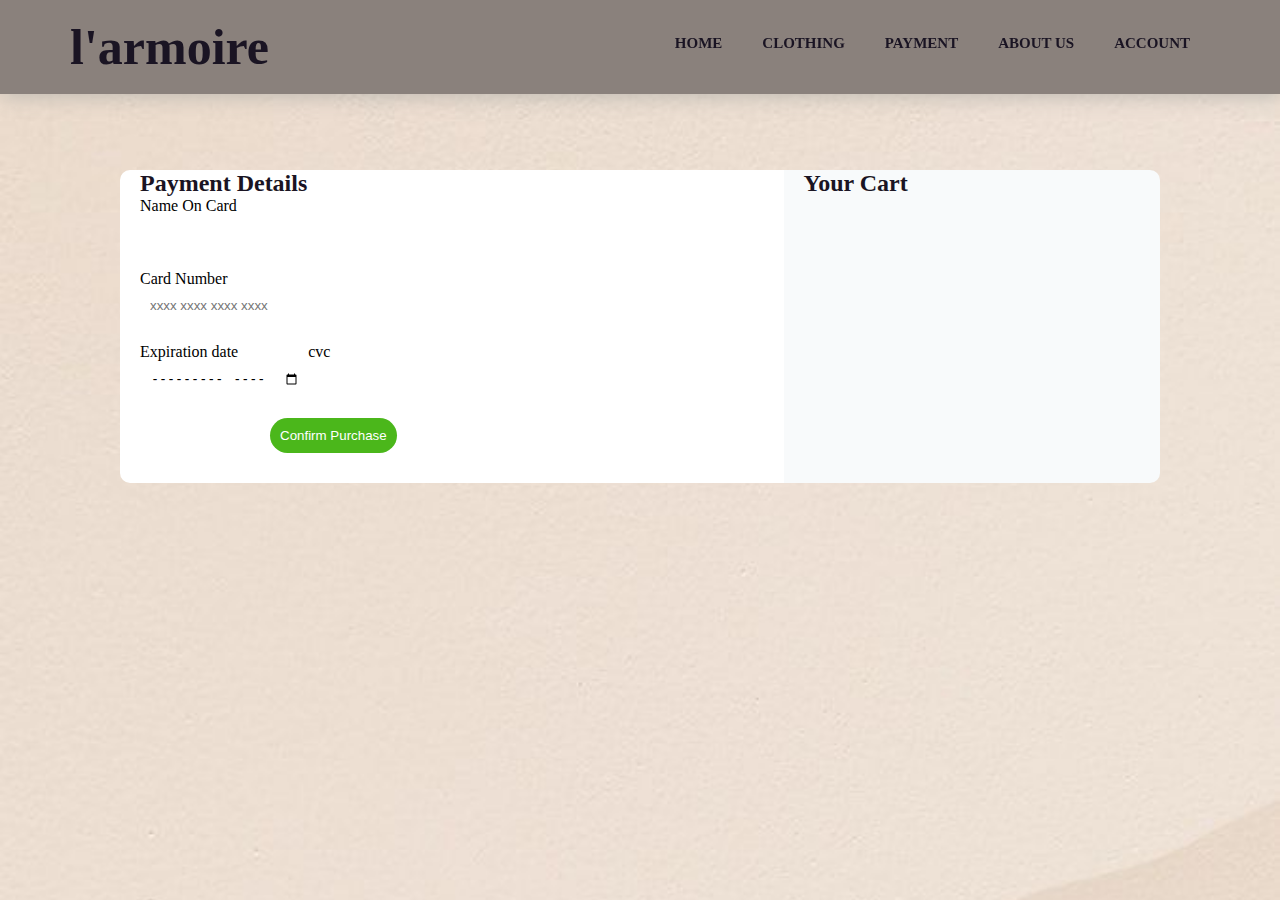
<file: Payment.html>
<!DOCTYPE html>
<html lang="en">
<head>
    <meta charset="UTF-8">
    <meta http-equiv="X-UA-Compatible" content="IE=edge">
    <meta name="viewport" content="width=device-width, initial-scale=1.0">
    <title>payment</title>
    <link rel="preconnect" href="https://fonts.googleapis.com">
    <link rel="preconnect" href="https://fonts.gstatic.com" crossorigin>
    <link href="https://fonts.googleapis.com/css2?family=Kanit:wght@300&display=swap" rel="stylesheet">
    <link rel="stylesheet" href="Payment.css">

    <link href="https://fonts.googleapis.com/css2?family=Roboto+Slab&display=swap" rel="stylesheet">
    <link rel="stylesheet"
          href="https://cdnjs.cloudflare.com/ajax/libs/font-awesome/6.2.1/css/all.min.css">

</head>
<body>


    <nav>
        <h2>l'armoire</h2>
        <div class="nav-links">
            <ul class="menu">
                <li>  <a href="index.html" class="active "> Home</a> </li>
                <li>
                    <a href="#" class="active "> Clothing</a>
                    <div class="sub-menu-1">
                        <ul>
                            <li><a href="man.html"> Men Clothes</a> </li>
                            <li> <a href="Women.html"> Women Clothes</a> </li>
                            <li><a href="Children.html"> Children Clothes</a> </li>
                        </ul>
                    </div>
                </li>
                <li><a href="Payment.html"> payment</a> </li>
                <li><a href="About-Us.html"> about us </a> </li>
                <li>
                    <a href="#" class="active ">Account</a>
                    <div class="sub-menu-1">
                        <ul>
                            <li><a href="loginandregister.html"> Log in </a> </li>
                        </ul>
                        <ul>
                            <li>
                                <a href="index.html"> Log Out </a>
                            </li>
                        </ul>
                    </div>
                </li>
            </ul>
        </div>
        <div class="menu-icon">
            <i class="fa-solid fa-bars"></i>
        </div>
    </nav>

    <div class="parent">
        <div class="paymentdetails">
            <h2>Payment Details</h2>
            <label for="noc">Name On Card</label>
            <br>
            <input type="text" name="noc" id="noc">
            <br><label for="ccn"> Card Number</label><br>
            <input id="ccn" type="tel" inputmode="numeric" pattern="[0-9\s]{13,19}" autocomplete="cc-number" maxlength="19" placeholder="xxxx xxxx xxxx xxxx"><br>
            <label for="expdate">Expiration date</label><label for="cvc" id="cvc">cvc</label><br>
            <input type="month" name="expdate" id="expdate">
            <input type="numeric" inputmode="numeric" name="" id="" maxlength="3" pattern="[0-9\s]{13,19}">
            <br><form action="purchasesuccessful.html" method="post" target="_blank">
                <button type="submit">Confirm Purchase</button>
            </form>
        </div>
        <div class="yourcart">
            <h2>Your Cart</h2>

        </div>
    </div>

    <script>
        var menuIcon = document.querySelector(".menu-icon");
        var navLinks = document.querySelector(".nav-links");

        menuIcon.addEventListener('click', function () {
            navLinks.classList.toggle('d-flex');
        })
    </script>

</body>
</html>
</file>
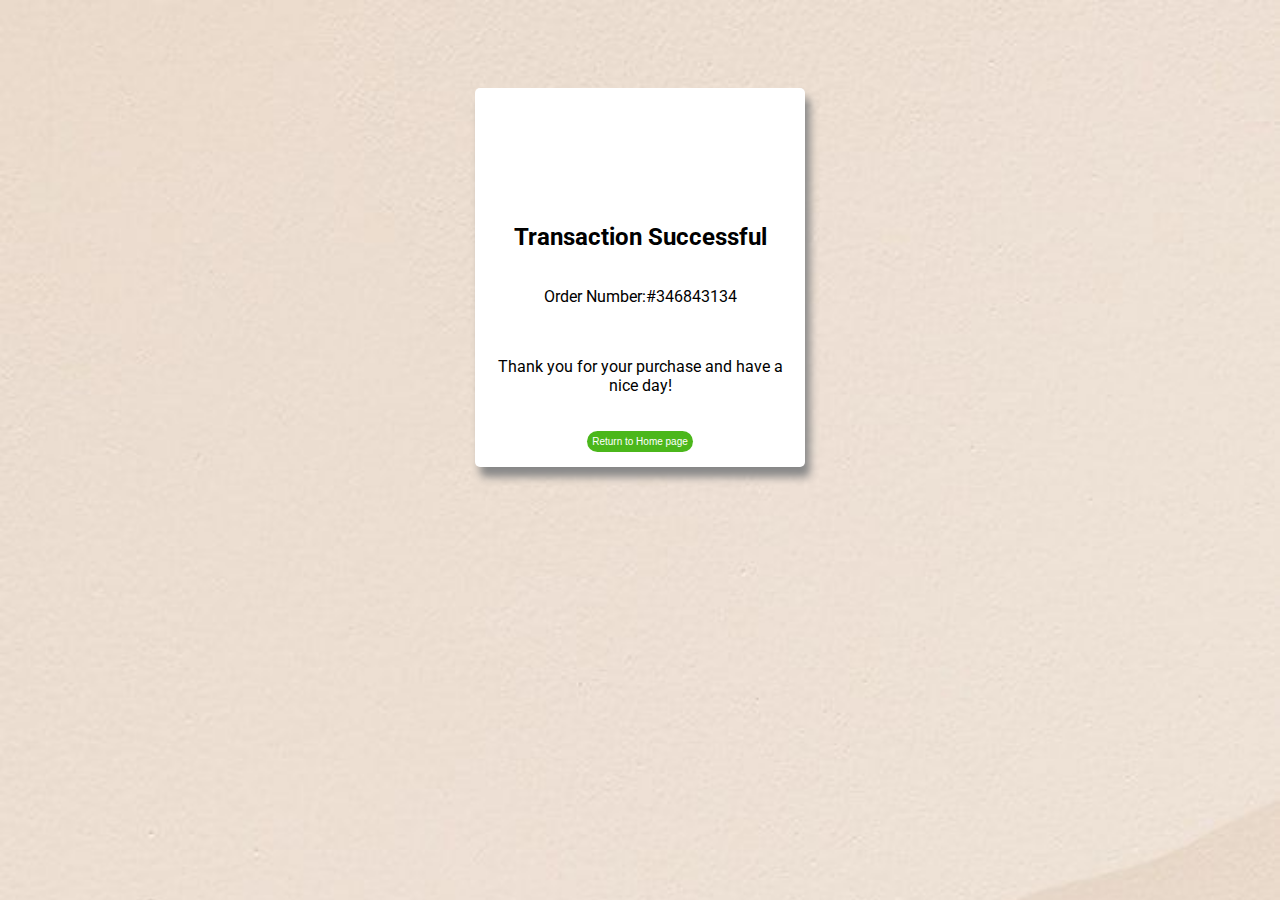
<file: purchasesuccessful.html>
<!DOCTYPE html>
<html lang="en">
<head>
    <meta charset="UTF-8">
    <meta http-equiv="X-UA-Compatible" content="IE=edge">
    <meta name="viewport" content="width=device-width, initial-scale=1.0">
    <title>Document</title>
    <link rel="stylesheet" href="paymentsuccessful.css">
    <link rel="preconnect" href="https://fonts.googleapis.com">
<link rel="preconnect" href="https://fonts.gstatic.com" crossorigin>
<link href="https://fonts.googleapis.com/css2?family=Roboto:wght@300&display=swap" rel="stylesheet">
</head>
<body>
   <div class="container">
       <div class="parent">
           <div class="success-animation">
               <svg class="checkmark" xmlns="http://www.w3.org/2000/svg" viewBox="0 0 52 52"><circle class="checkmark__circle" cx="26" cy="26" r="25" fill="none" /><path class="checkmark__check" fill="none" d="M14.1 27.2l7.1 7.2 16.7-16.8" /></svg>
            </div>
            <h2>Transaction Successful</h2>
            <p>Order Number:#346843134</p><br>
            <p>Thank you for your purchase and have a nice day!</p><br>
            <form action="index.html" method="post" target="_self">
                <button type="submit">
                    Return to Home page
                </button>
            </form>
        </div>
    </div>
    </body>
</html>
</file>
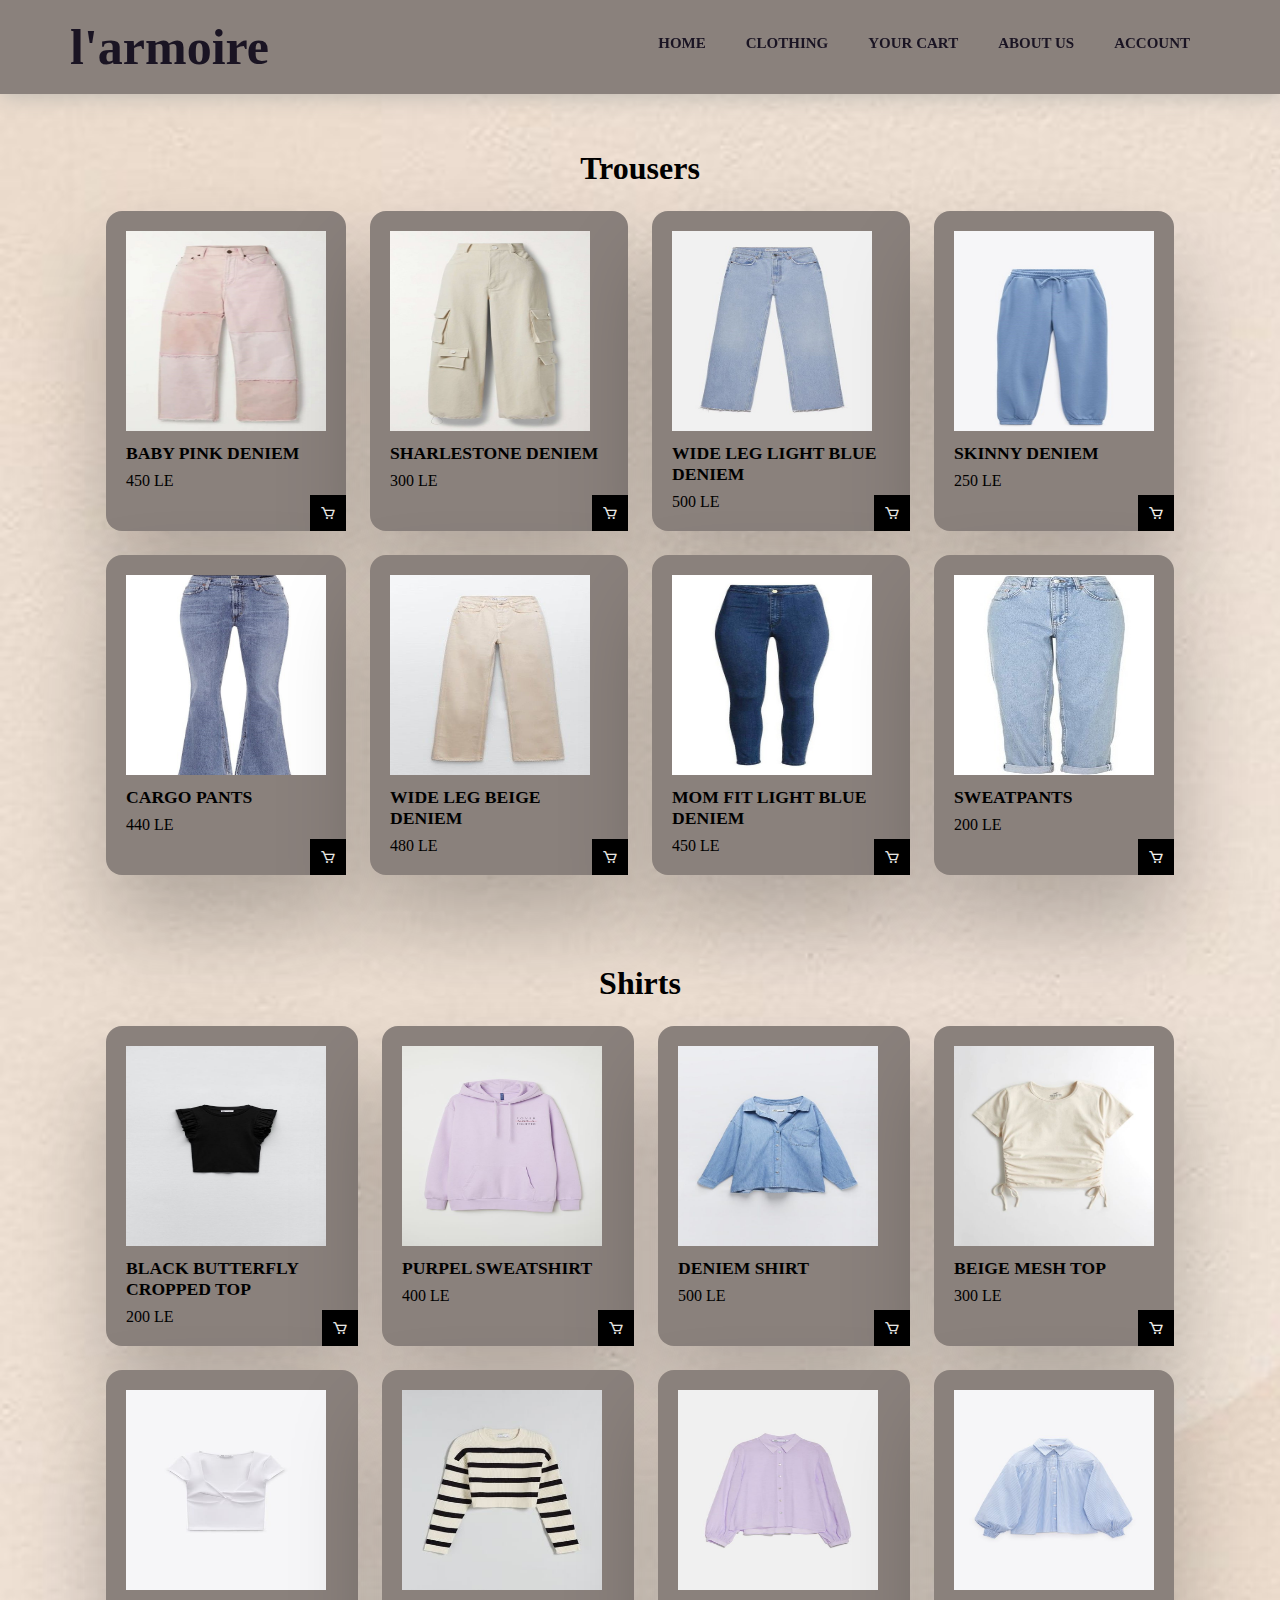
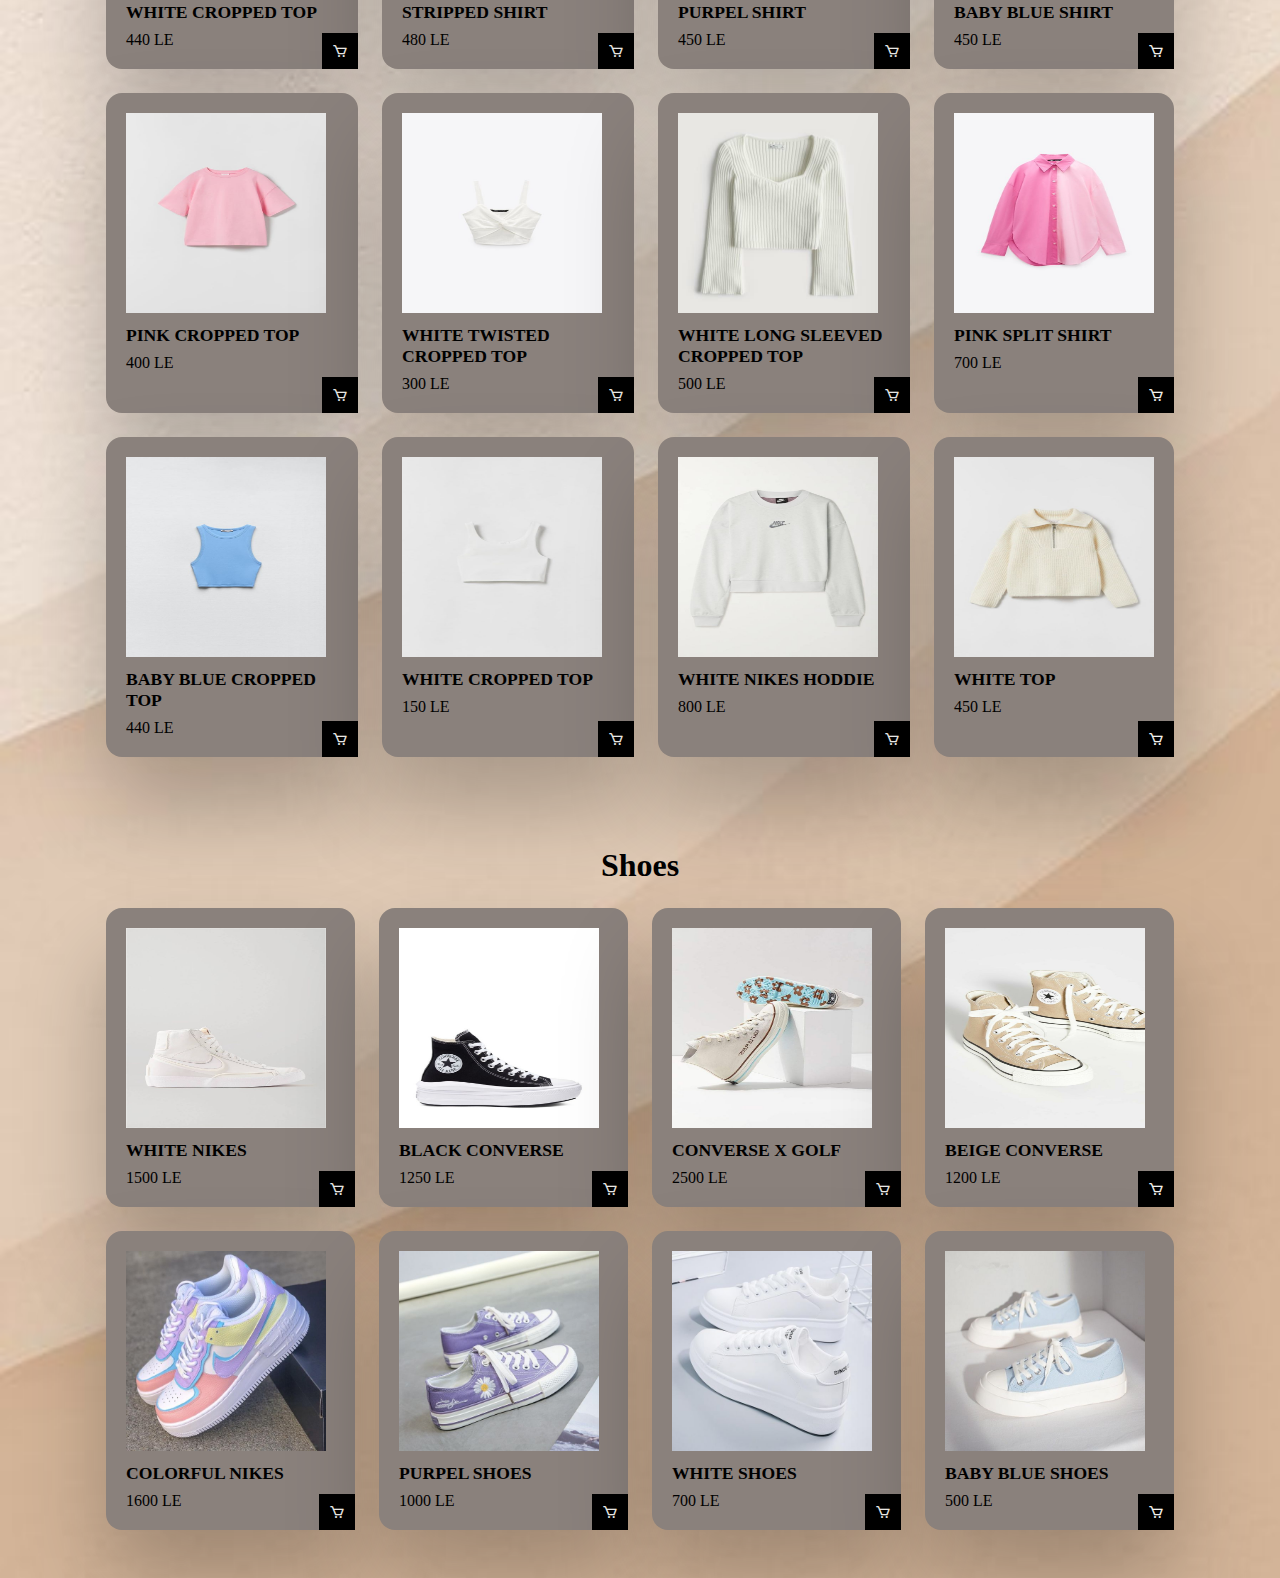
<file: Women.html>
<!DOCTYPE html>
<html>
    <head>
        <meta  charset="utf-8">
        <meta http-equiv="X-UA-Compatible" content="IE-edge">
        <meta name="viewport" content="width=device-width,initialscale=0.1">
        <title> Women's Section </title>
        <link rel="stylesheet" href="Women.css">
        <link rel="preconnect" href="https://fonts.googleapis.com">
        <!-- fonts -->
        <link rel="preconnect" href="https://fonts.gstatic.com" crossorigin>    
        <link href="https://fonts.googleapis.com/css2?family=Poppins:wght@400;500;600;700&display=swap" rel="stylesheet">
         <!-- for icons -->
        <link href='https://unpkg.com/boxicons@2.1.1/css/boxicons.min.css' rel="stylesheet">
        
         <link href="https://fonts.googleapis.com/css2?family=Roboto+Slab&display=swap" rel="stylesheet">
    <link rel="stylesheet"
          href="https://cdnjs.cloudflare.com/ajax/libs/font-awesome/6.2.1/css/all.min.css">
        
    </head>
    <body>
        <nav>
        <h2>l'armoire</h2>
        <div class="nav-links">
            <ul class="menu">
                <li>  <a href="index.html" class="active "> Home</a> </li>
                <li>
                    <a href="#" class="active "> Clothing</a>
                    <div class="sub-menu-1">
                        <ul>
                            <li><a href="man.html"> Men Clothes</a> </li>
                            <li> <a href="Women.html"> Women Clothes</a> </li>
                            <li><a href="Children.html"> Children Clothes</a> </li>
                        </ul>
                    </div>
                </li>
                <li><a href="yourcart.html">Your Cart</a> </li>
                <li><a href="About-Us.html"> about us </a> </li>
                <li>
                    <a href="#" class="active ">Account</a>
                    <div class="sub-menu-1">
                        <ul>
                            <li><a href="loginandregister.html"> Log in </a> </li>
                        </ul>
                        <ul>
                            <li>
                                <a href="index.html"> Log Out </a>
                            </li>
                        </ul>
                    </div>
                </li>
            </ul>
        </div>
        <div class="menu-icon">
            <i class="fa-solid fa-bars"></i>
        </div>
    </nav>
          <!--shop-->
          <section id="Pants" class="shop container">
            <!--Trousers Section-->
            <h2 class="section-title"> Trousers </h2>
            <div class="shop-content">
                <div class="product-box"> 
                    <img src="Women's Pants/pants (1).jpg" alt="product" class="product-img">
                    <h2 class="product-title">Baby Pink Deniem</h2>
                    <span class="price">450 LE</span>
                    <i class='bx bx-cart add-cart'></i>
                </div>
                <div class="product-box">
                    <img src="Women's Pants/pants (5).jpg" alt="product" class="product-img">
                    <h2 class="product-title">Sharlestone Deniem</h2>
                    <span class="price">300 LE</span>
                    <i class='bx bx-cart add-cart'></i>
                </div>
                <div class="product-box">
                    <img src="Women's Pants/pants (3).jpg" alt="product" class="product-img">
                    <h2 class="product-title">Wide Leg Light Blue Deniem</h2>
                    <span class="price">500 LE</span>
                    <i class='bx bx-cart add-cart'></i>
                </div>
                <div class="product-box">
                    <img src="Women's Pants/pants (8).jpg" alt="product" class="product-img">
                    <h2 class="product-title">Skinny Deniem</h2>
                    <span class="price">250 LE</span>
                    <i class='bx bx-cart add-cart'></i>
                </div>
                <div class="product-box">
                    <img src="Women's Pants/pants (2).jpg" alt="product" class="product-img">
                    <h2 class="product-title">Cargo Pants</h2>
                    <span class="price">440 LE</span>
                    <i class='bx bx-cart add-cart'></i>
                </div>
                <div class="product-box">
                    <img src="Women's Pants/pants (6).jpg" alt="product" class="product-img">
                    <h2 class="product-title">Wide Leg Beige Deniem</h2>
                    <span class="price">480 LE</span>
                    <i class='bx bx-cart add-cart'></i>
                </div>
                <div class="product-box">
                    <img src="Women's Pants/pants (4).jpg" alt="product" class="product-img">
                    <h2 class="product-title"> Mom Fit Light Blue Deniem </h2>
                    <span class="price">450 LE</span>
                    <i class='bx bx-cart add-cart'></i>
                </div>
                <div class="product-box">
                    <img src="Women's Pants/pants (7).jpg" alt="product" class="product-img">
                    <h2 class="product-title">SweatPants</h2>
                    <span class="price">200 LE</span>
                    <i class='bx bx-cart add-cart'></i>
                </div>
            </div>
            <br><br>
            <!--Shirts Section-->
            <h2 class="section-title"> Shirts </h2>
            <div class="shop-content">
                <div class="product-box"> 
                    <img src="Women's Shrits/shirts (1).jpg" alt="product" class="product-img">
                    <h2 class="product-title">Black Butterfly Cropped Top</h2>
                    <span class="price">200 LE</span>
                    <i class='bx bx-cart add-cart'></i>
                </div>
                <div class="product-box">
                    <img src="Women's Shrits/shirts (2).jpg" alt="product" class="product-img">
                    <h2 class="product-title">Purpel Sweatshirt</h2>
                    <span class="price">400 LE</span>
                    <i class='bx bx-cart add-cart'></i>
                </div>
                <div class="product-box">
                    <img src="Women's Shrits/shirts (3).jpg" alt="product" class="product-img">
                    <h2 class="product-title">Deniem Shirt</h2>
                    <span class="price">500 LE</span>
                    <i class='bx bx-cart add-cart'></i>
                </div>
                <div class="product-box">
                    <img src="Women's Shrits/shirts (4).jpg" alt="product" class="product-img">
                    <h2 class="product-title">Beige Mesh Top</h2>
                    <span class="price">300 LE</span>
                    <i class='bx bx-cart add-cart'></i>
                </div>
                <div class="product-box">
                    <img src="Women's Shrits/shirts (5).jpg" alt="product" class="product-img">
                    <h2 class="product-title">White Cropped Top</h2>
                    <span class="price">440 LE</span>
                    <i class='bx bx-cart add-cart'></i>
                </div>
                <div class="product-box">
                    <img src="Women's Shrits/shirts (6).jpg" alt="product" class="product-img">
                    <h2 class="product-title">Stripped Shirt</h2>
                    <span class="price">480 LE</span>
                    <i class='bx bx-cart add-cart'></i>
                </div>
                <div class="product-box">
                    <img src="Women's Shrits/shirts (7).jpg" alt="product" class="product-img">
                    <h2 class="product-title">Purpel Shirt</h2>
                    <span class="price">450 LE</span>
                    <i class='bx bx-cart add-cart'></i>
                </div>
                <div class="product-box">
                    <img src="Women's Shrits/shirts (8).jpg" alt="product" class="product-img">
                    <h2 class="product-title">Baby Blue Shirt</h2>
                    <span class="price">450 LE</span>
                    <i class='bx bx-cart add-cart'></i>
                </div>
                <div class="product-box"> 
                    <img src="Women's Shrits/shirts (9).jpg" alt="product" class="product-img">
                    <h2 class="product-title">Pink Cropped Top</h2>
                    <span class="price">400 LE</span>
                    <i class='bx bx-cart add-cart'></i>
                </div>
                <div class="product-box">
                    <img src="Women's Shrits/shirts (10).jpg" alt="product" class="product-img">
                    <h2 class="product-title">White Twisted Cropped Top</h2>
                    <span class="price">300 LE</span>
                    <i class='bx bx-cart add-cart'></i>
                </div>
                <div class="product-box">
                    <img src="Women's Shrits/shirts (11).jpg" alt="product" class="product-img">
                    <h2 class="product-title">White Long Sleeved Cropped Top</h2>
                    <span class="price">500 LE</span>
                    <i class='bx bx-cart add-cart'></i>
                </div>
                <div class="product-box">
                    <img src="Women's Shrits/shirts (12).jpg" alt="product" class="product-img">
                    <h2 class="product-title">Pink Split Shirt</h2>
                    <span class="price">700 LE</span>
                    <i class='bx bx-cart add-cart'></i>
                </div>
                <div class="product-box">
                    <img src="Women's Shrits/shirts (13).jpg" alt="product" class="product-img">
                    <h2 class="product-title">Baby Blue Cropped Top</h2>
                    <span class="price">440 LE</span>
                    <i class='bx bx-cart add-cart'></i>
                </div>
                <div class="product-box">
                    <img src="Women's Shrits/shirts (14).jpg" alt="product" class="product-img">
                    <h2 class="product-title">White Cropped Top</h2>
                    <span class="price">150 LE</span>
                    <i class='bx bx-cart add-cart'></i>
                </div>
                <div class="product-box">
                    <img src="Women's Shrits/shirts (15).jpg" alt="product" class="product-img">
                    <h2 class="product-title">White Nikes Hoddie</h2>
                    <span class="price">800 LE</span>
                    <i class='bx bx-cart add-cart'></i>
                </div>
                <div class="product-box">
                    <img src="Women's Shrits/shirts (16).jpg" alt="product" class="product-img">
                    <h2 class="product-title">White Top</h2>
                    <span class="price">450 LE</span>
                    <i class='bx bx-cart add-cart'></i>
                </div>
            </div>
            <br><br> 
            <h2 class="section-title"> Shoes </h2>
            <div class="shop-content">
                <div class="product-box"> 
                    <img src="Women's Shoes/shoes (1).jpg" alt="product" class="product-img">
                    <h2 class="product-title">White Nikes</h2>
                    <span class="price">1500 LE</span>
                    <i class='bx bx-cart add-cart'></i>
                </div>
                <div class="product-box">
                    <img src="Women's Shoes/shoes (2).jpg" alt="product" class="product-img">
                    <h2 class="product-title">Black Converse</h2>
                    <span class="price">1250 LE</span>
                    <i class='bx bx-cart add-cart'></i>
                </div>
                <div class="product-box">
                    <img src="Women's Shoes/shoes (3).jpg" alt="product" class="product-img">
                    <h2 class="product-title">Converse X Golf</h2>
                    <span class="price">2500 LE</span>
                    <i class='bx bx-cart add-cart'></i>
                </div>
                <div class="product-box">
                    <img src="Women's Shoes/shoes (4).jpg" alt="product" class="product-img">
                    <h2 class="product-title">Beige Converse</h2>
                    <span class="price">1200 LE</span>
                    <i class='bx bx-cart add-cart'></i>
                </div>
                <div class="product-box">
                    <img src="Women's Shoes/shoes (5).jpg" alt="product" class="product-img">
                    <h2 class="product-title">Colorful Nikes</h2>
                    <span class="price">1600 LE</span>
                    <i class='bx bx-cart add-cart'></i>
                </div>
                <div class="product-box">
                    <img src="Women's Shoes/shoes (6).jpg" alt="product" class="product-img">
                    <h2 class="product-title">Purpel shoes</h2>
                    <span class="price">1000 LE</span>
                    <i class='bx bx-cart add-cart'></i>
                </div>
                <div class="product-box">
                    <img src="Women's Shoes/shoes (7).jpg" alt="product" class="product-img">
                    <h2 class="product-title">White Shoes</h2>
                    <span class="price">700 LE</span>
                    <i class='bx bx-cart add-cart'></i>
                </div>
                <div class="product-box">
                    <img src="Women's Shoes/shoes (8).jpg" alt="product" class="product-img">
                    <h2 class="product-title">Baby Blue Shoes</h2>
                    <span class="price">500 LE</span>
                    <i class='bx bx-cart add-cart'></i>
                </div>
            </div>
        </section>
      <script>
        var menuIcon = document.querySelector(".menu-icon");
        var navLinks = document.querySelector(".nav-links");

        menuIcon.addEventListener('click', function () {
            navLinks.classList.toggle('d-flex');
        })
    </script>
    </body>
</html>
</file>
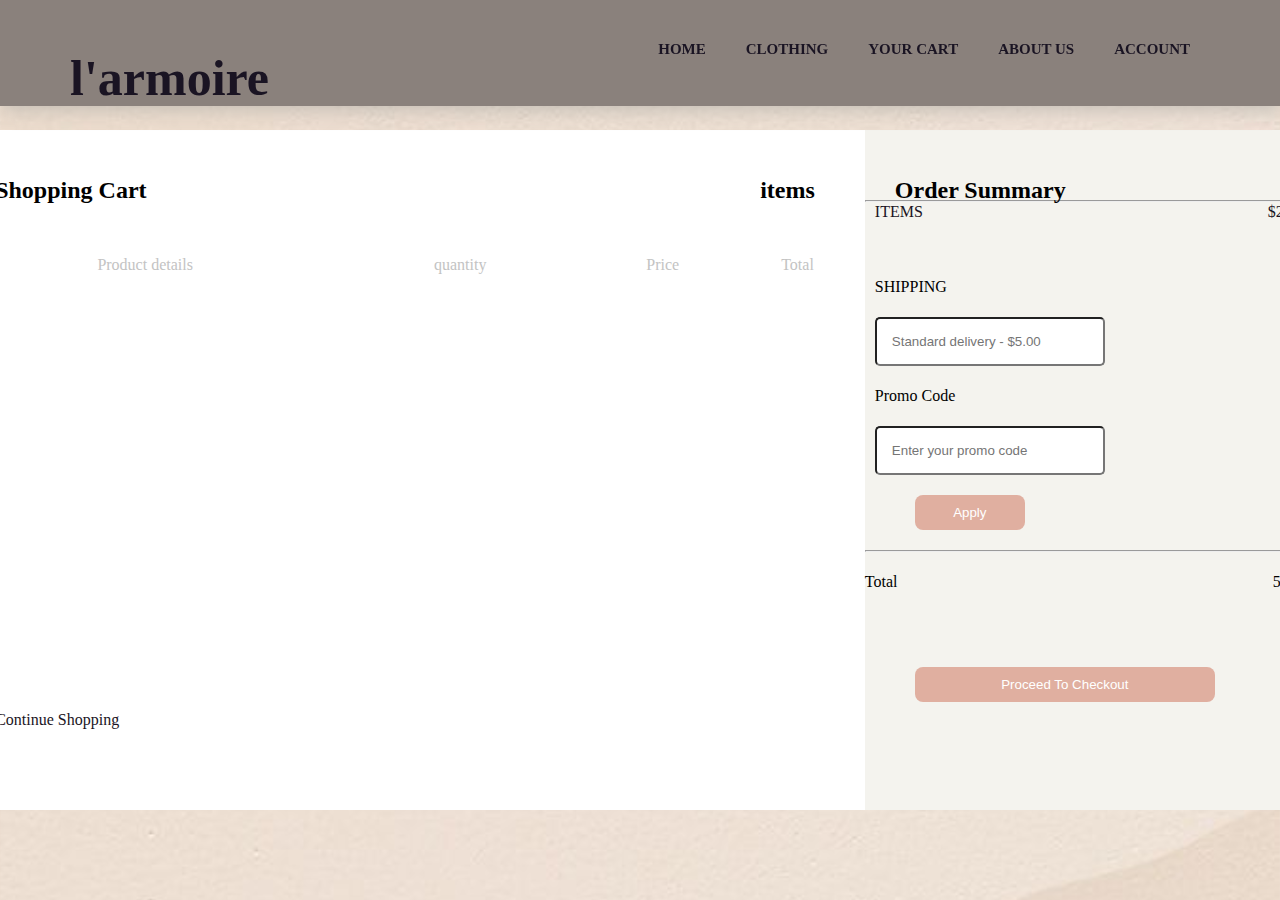
<file: yourcart.html>
<!DOCTYPE html>
<html lang="en">
<head>
    <meta charset="UTF-8" />
    <meta http-equiv="X-UA-Compatible" content="IE=edge" />
    <meta name="viewport" content="width=device-width, initial-scale=1.0" />
    <title>your cart</title>
    <link rel="stylesheet" href="yourcart.css" />
    <link href="https://fonts.googleapis.com/css2?family=Roboto:wght@300&display=swap"
          rel="stylesheet" />

    <link href="https://fonts.googleapis.com/css2?family=Roboto+Slab&display=swap" rel="stylesheet">
    <link rel="stylesheet"
          href="https://cdnjs.cloudflare.com/ajax/libs/font-awesome/6.2.1/css/all.min.css">

</head>
<body>
    <nav>
        <h2>l'armoire</h2>
        <div class="nav-links">
            <ul class="menu">
                <li>  <a href="index.html" class="active "> Home</a> </li>
                <li>
                    <a href="#" class="active "> Clothing</a>
                    <div class="sub-menu-1">
                        <ul>
                            <li><a href="man.html"> Men Clothes</a> </li>
                            <li> <a href="Women.html"> Women Clothes</a> </li>
                            <li><a href="Children.html"> Children Clothes</a> </li>
                        </ul>
                    </div>
                </li>
                <li><a href="yourcart.html"> your cart</a> </li>
                <li><a href="About-Us.html"> about us </a> </li>
                <li>
                    <a href="#" class="active ">Account</a>
                    <div class="sub-menu-1">
                        <ul>
                            <li><a href="loginandregister.html"> Log in </a> </li>
                        </ul>
                        <ul>
                            <li>
                                <a href="index.html"> Log Out </a>
                            </li>
                        </ul>
                    </div>
                </li>
            </ul>
        </div>
        <div class="menu-icon">
            <i class="fa-solid fa-bars"></i>
        </div>
    </nav>
    <div class="container">
        <div class="shoppingcart">
            <h2>Shopping Cart</h2>
            <h2 class="items">items</h2>
            <p class="pd">Product details</p>
            <p class="q">quantity</p>
            <p class="p">Price</p>
            <p class="t">Total</p>
            <a href="index.html">Continue Shopping</a>
        </div>
        <div class="ordersummary">
            <h2>Order Summary</h2>
            <hr />
            <div class="ITS">
                <p class="its">ITEMS</p>
                <p class="ct">$230</p>
            </div>
            <label for="shipping">SHIPPING</label>
            <br><br>
            <input list="shipping" placeholder="Standard delivery - $5.00">
            <datalist id="shipping">
                <option value="Express Delivery- $10.00"></option>
                <option value="Standard delivery - $5.00"></option>
            </datalist>
            <br><br>
            <label for="promo ">Promo Code</label><br><br>
            <input type="text" name="promo" id="promo" placeholder="Enter your promo code">
            <br><br>
            <button>Apply</button>
            <br><br>
            <hr>
            <br>
            <div class="tot">
                <p class="tot">Total</p>
                <p class="do">550$</p>
            </div>
            <br>
            <form action="Payment.html" method="post">
                <button type="submit" id="ch">Proceed To Checkout</button>
            </form>
            <br>
        </div>
    </div>

    <script>
        var menuIcon = document.querySelector(".menu-icon");
        var navLinks = document.querySelector(".nav-links");

        menuIcon.addEventListener('click', function () {
            navLinks.classList.toggle('d-flex');
        })
    </script>
</body>
</html>
</file>
<file: StyleSheet.css>
BODY {
    background-image: url(images/background.jpg);
    background-size: cover;
}
* {
    box-sizing: border-box;
    padding:0;
    margin:0;
}

:root {
    --darkBrown: #1a1423;
    --brownColor: #463f3a;
    --brownishColor: #8a817c;
    --beigeColor: #bcb8b1;
    --dustyColor: #f4f3ee;
    --nudeColor: #e0afa0;
}

ul {
    list-style: none;
}

a {
    text-decoration: none;
}

nav {
    display: flex;
    align-items: center;
    justify-content: space-between;
    padding:0 70px;
    background-color: var(--brownishColor);
    box-shadow: 2px 2px 20px var(--beigeColor);
    z-index: 1;
    width: 100%;
    position: fixed;
    left: 0px;
    top: 0px;
}
nav h2{
    font-size:50px;
    font-weight:900;
    margin:18px;
    margin-left:0;
    color:var(--darkBrown);
}
nav ul {
    display: flex;
    margin: 0px;
    padding: 0px;
}
nav ul li a {
    height: 50px;
    line-height: 43px;
    margin: 8px;
    padding: 0px 12px;
    display: flex;
    font-size: 15px;
    text-transform: uppercase;
    font-weight: 900;
    color: var(--darkBrown);
    transition: 0.3s ease-in-out;
}
nav ul li a:hover {
    border-radius: 8px;
    background-color: var(--dustyColor);
    color: var(--darkBrown);
    box-shadow: 2px 2px 2px var(--beigeColor);
}
.sub-menu-1 {
    display: none;
    z-index: 1000;
}

nav ul li:hover .sub-menu-1 {
    display: block;
    position: absolute;
    margin-top: -5px;
    background-color: var(--nudeColor);
    margin-left: -10px;
    border-radius:8px;
}

nav ul li:hover .sub-menu-1 ul {
    display: block;
    margin: 10px;
}

.menu-icon {
    font-size: 40px;
    position: absolute;
    top:24px;
    right:25px;
    display:none;
}
/*header-text  styling*/
.header-content {
    align-items: center;
    justify-content: space-around;
    left: 50%;
    top: 50%;
    width: 90%;
}
.header-text {
    width: 750px;
    margin-top: 100px;
}
.header-text h1{
    font-size: 70px;
    color:var(--darkBrown);
    padding:30px;
    font-weight: 800;
    margin: 70px;
    margin-left: 2%;
    margin-bottom:0;
}
.header-text span{
    color:var(--brownishColor);
}
.header-text p {
    font-size:25px;
    color: var(--brownColor);
    padding-left:40px;
}

.header-btn {
    width: 160px;
    height: 40px;
    display: flex;
    align-items: center;
    margin-left: 2%;
    justify-content: center;
    background-color: var(--nudeColor);
    box-shadow: 2px 2px 2px var(--beigeColor);
    text-transform: uppercase;
    transition: 0.3s ease-in-out;
    margin-top: 50px;
    border-radius: 8px;
    color: var(--darkBrown);
}
.header-btn:hover{
    background-color: var(--dustyColor);
    color: var(--darkBrown);
    box-shadow: 2px 2px 2px var(--beigeColor);
}


.slider {
    width: 700px;
    height: 600px;
    border-radius: 25px;
    overflow: hidden;
    position: absolute;
    top: 100px;
    right: 50px;
    margin-top:15px;
}
.slides {
    width: 1300px;
    height: 1300px;
    display: flex;
}
.slides input {
    display: none;
}

.slide {
    width: 60%;
    transition: 2s;
    background-size: cover;
}
.slide img{
    width: 800px;
    height: 560px;
}


.navigation-manual {
    position: absolute;
    width: 900px;
    margin-bottom: -40px;
    display: flex;
    justify-content: center;
}

.manual-btn {
    border: 2px solid black;
    padding: 5px;
    border-radius: 10px;
    cursor: pointer;
    transition: 1s;
}


    .manual-btn:not(:last-child) {
        margin-right: 40px; /* dont change*/
    }

    .manual-btn:hover {
        background: var(--dustyColor);
    }



#radio1:checked ~ .first {
    margin-left: 0;
}

#radio2:checked ~ .first {
    margin-left: -60%;
}

#radio3:checked ~ .first {
    margin-left: -120%;
}

#radio4:checked ~ .first {
    margin-left: -180%;
}


.navigation-auto {
    position: absolute;
    display: flex;
    width: 800px;
    justify-content:center;
    left:-30px;
    bottom:90px;
}

    .navigation-auto div {
        border: 2px solid rgb(255, 255, 255);
        padding: 5px;
        border-radius: 10px;
        transition: 2s;
    }

        .navigation-auto div:not(:last-child) {
            margin-right: 40px;
        }


#radio1:checked ~ .navigation-auto .auto-btn1 {
    background:var(--beigeColor);
}

#radio2:checked ~ .navigation-auto .auto-btn2 {
    background: var(--beigeColor);
}

#radio3:checked ~ .navigation-auto .auto-btn3 {
    background:var(--beigeColor);
}

#radio4:checked ~ .navigation-auto .auto-btn4 {
    background:var(--beigeColor);
}

/*about / explore*/


.about-heading h2 {
    margin-top:170px;
    margin-bottom:20px;
    font-size: 50px;
    color: var(--darkBrown);
    font-weight: 800;
    text-align: center;
}
.about-heading p {
    font-size: 20px;
    color: var(--darkBrown);
    font-weight: 400;
    text-align: center;
}

.table-about {
    display: grid;
    grid-template-columns: repeat(3,auto);
    grid-template-rows: repeat(auto);
    padding: 50px;
    padding-top:17px;
    gap: 40px;
}

.table-about h2{
    font-size:48px;
    margin-top:340px;
    color:var(--darkBrown);
    font-weight:700;
    text-align:center;
    text-shadow:2px 2px 2px var(--beigeColor);
}

.men {
    background-image: url(images/men.jfif);
    background-size: cover;
    border-radius: 14px;
    box-shadow: 0px 50px 90px 0px rgba(0, 0, 0, 0.25);
}
.women {
    background-image: url(images/women-category.jpeg);
    background-size: cover;
    border-radius: 14px;
    box-shadow: 0px 50px 90px 0px rgba(0, 0, 0, 0.25);
}
.kids {
    background-image: url(images/kids-category.jfif);
    background-size: cover;
    border-radius: 14px;
    box-shadow: 0px 50px 90px 0px rgba(0, 0, 0, 0.25);
}

.table-about a {
    width: 160px;
    height: 40px;
    display: flex;
    position:relative;
    top:-40px;
    right:-142px;
    align-items: center;
    justify-content: center;
    background-color: var(--nudeColor);
    box-shadow: 2px 2px 2px var(--beigeColor);
    text-transform: uppercase;
    transition: 0.3s ease-in-out;
    margin-top: 50px;
    border-radius: 8px;
    color: var(--darkBrown);
}
.table-about a:hover{
    border-radius: 8px;
    background-color: var(--dustyColor);
    color: var(--darkBrown);
    box-shadow: 2px 2px 2px var(--beigeColor);
}

/*footer styling*/
.footer{
    background-color:var(--brownColor);
    color:var(--dustyColor);
    display:flex;
    justify-content:space-between;
    padding:10px 60px;
}
.footer p{
    font-size:50px;
}
.footer .icons{
    display:flex;
    align-items:center;
    justify-content:center;
}
.footer i{
    color:var(--dustyColor);
    font-size:30px;
    padding:0 20px;
}

/*-----------*/
@media screen and (max-width:1000px){
    .menu-icon {
        display:block;
    }
    .nav-links{
        display:none;
        width:100%;
    }
    nav{
        flex-direction:column;
        align-items:flex-start;
    }
    nav ul{
        flex-direction:column;
    }
    nav ul li{
        width:100%;
        text-align:center;
    }
    
    .d-flex{
        display:flex;
    }

    .slider{
        display:none;
    }
    .table-about{
        display:flex;
        flex-direction:column;
    }
    .header-text h1{
        width:100%;
        display:flex;
        flex-direction:column;
        font-size:50px;
    }
    .header-text p {
        width:100%;
        display: flex;
        flex-direction: column;
        font-size: 20px;
    }
}
</file>
<file: About-Us.css>
* {
  text-align: center;
  box-sizing: border-box;
}
/*constant values */
:root{
    --mainfontstyle: inter;
    --darkBrown: #1a1423;
    --newcolor: #8a817c;
    --maincolor: #463f3a;
    --verylightcolor: #f4f3ee;
    --lightmaincolor: #e0afa0;
    --brownColor: #463f3a;
    --brownishColor: #8a817c;
    --beigeColor: #bcb8b1;
    --dustyColor: #f4f3ee;
    --nudeColor: #e0afa0;

} 
body {
  margin: 0;
  padding: 0;
  background-image: url(images/background.jpg);
  background-size: cover;
}

/*navbar*/

ul {
    list-style: none;
}

a {
    text-decoration: none;
}

nav {
    display: flex;
    align-items: center;
    justify-content: space-between;
    padding: 0 70px;
    background-color: var(--brownishColor);
    box-shadow: 2px 2px 20px var(--beigeColor);
    z-index: 1;
    width: 100%;
    position: fixed;
    left: 0px;
    top: 0px;
}

    nav h2 {
        font-size: 50px;
        font-weight: 900;
        margin: 18px;
        margin-left: 0;
        color: var(--darkBrown);
    }

    nav ul {
        display: flex;
        margin: 0px;
        padding: 0px;
    }

        nav ul li a {
            height: 50px;
            line-height: 43px;
            margin: 8px;
            padding: 0px 12px;
            display: flex;
            font-size: 15px;
            text-transform: uppercase;
            font-weight: 900;
            color: var(--darkBrown);
            transition: 0.3s ease-in-out;
        }

            nav ul li a:hover {
                border-radius: 8px;
                background-color: var(--dustyColor);
                color: var(--darkBrown);
                box-shadow: 2px 2px 2px var(--beigeColor);
            }

.sub-menu-1 {
    display: none;
    z-index: 1000;
}

nav ul li:hover .sub-menu-1 {
    display: block;
    position: absolute;
    margin-top: -5px;
    background-color: var(--nudeColor);
    margin-left: -10px;
    border-radius: 8px;
}

    nav ul li:hover .sub-menu-1 ul {
        display: block;
        margin: 10px;
    }

.menu-icon {
    font-size: 40px;
    position: absolute;
    top: 24px;
    right: 25px;
    display: none;
}


.wrapper{
    padding:50px;
}

/*end navbar*/

.head{
    color:var(--darkBrown);
    font-size:30px;
    padding:17px;
    padding-bottom:0;
}

h1{
    color: var(--maincolor);
    text-align: center;
    
}
main {
    margin-top: 20px;
    display: flex;
    flex-wrap: wrap;
    justify-content: space-evenly;
    align-items: center;
    height: 80vh;
}   
/* each member */
  .pic {
    width: 20%;
    height: 50%;
    margin: 10px;
    border-radius: 50%;
    text-align: center;
    position: relative;
    overflow: hidden;
    border: 6px var(--maincolor) ;
    border-style:double;
    transition: transform 1s 1s;
}
    img { 
    width: 100%;  
    transition: transform 1s 1s;
  }
  .pic > div {
    padding: 20px;
    padding-top: 50px;
    background-color: rgba(0, 0, 0, 0.4) ;
    position: absolute;
    top: 0%;
    left: 0%;
    height: 100%;
    width: 100%;
    transition: opacity 1s, transform 1s;
    opacity: 0;
  }
  
  .pic > div h3 {
    background-color:var(--lightmaincolor);
    position: relative;
    left: 120%;
    transition: left 1s 2s;
    width: 80%;
    border-radius: 40px;
    text-align: center;
    margin-left: 10%;
    font-weight: 600;
}
  .pic > div p {
    background-color:white;
    width: 60%;
    position: relative;
    right: 120%;
    border-radius: 40px;
    margin-left: 18%;
    text-align: center;
    transition: right 1s 2.5s;
}
  .pic > div a {
    position: relative;
    top: 120%;
    text-shadow: #ffff 3px;
    transition: top 1s 2.75s;

}
/*  Animation */
  .pic:hover .info {
    opacity: 1;
    transform: rotate(360deg);
  }
  .pic:hover img {
    transform: scale(1.1, 1.1);
}
  .pic:hover{
    transform: scale(1.1, 1.1);
  }

  .pic:hover .info h3 {
    left: 0;
  }
  .pic:hover .info p {
    right: 0;
  }
  .pic:hover .info a {
    top: 0;
  }
/* for tablet */
  @media screen and (max-width:1000px )and (min-width:621px){
    .pic{
      margin: 20px;
      width: 35vw;
      height: 45vh;
    }
  }
/* for phone*/
  @media screen and (max-width:620px ) {
    .pic{
      margin: 30px 65px ;
      width: 80%;
      height: 60%;
    }
     .menu-icon {
        display:block;
    }
    .nav-links{
        display:none;
        width:100%;
    }
    nav{
        flex-direction:column;
        align-items:flex-start;
    }
    nav ul{
        flex-direction:column;
    }
    nav ul li{
        width:100%;
        text-align:center;
    }
     .d-flex{
      display:flex;
  }
  }
</file>
<file: checkout.css>
:root{
    --marginleft:20px;
}
body{
    background-color: #bcb8b1;
    font-family: 'Kanit', sans-serif;
}
h2{
    margin-left: var(--marginleft);
    color: #444A4D;
}
.parent{
    display: grid;
    grid-template-columns: repeat(2,auto);
    grid-template-areas: "paymentdetails yourcart";
border-radius: 10px;
padding: 100px;
}
.paymentdetails{
    background-color:#FFFFFF;
grid-area: paymentdetails; 
border-radius: 10px 0 0 10px;
}
label{
    margin-left: var(--marginleft);
}
.yourcart{
    grid-area: yourcart;
    background-color:#F8FAFB;
    border-radius: 0 10px 10px 0;
}
#cvc{
    margin-left: 70px;
}
input{
    border: none;
    border-bottom: #E3E6E9;
    border: 5px;
    margin-left: var(--marginleft );
    margin-bottom: 20px;
    padding: 10px;
}
button{
    color:white;
    border-radius: 20px;
    background-color: #4bb71b;
    padding: 10px;
    border:none;
margin-left: 150px;
margin-bottom: 30px;
    
}
input:hover{
    cursor:auto;
    background-color: #E3E6E9;
    border-radius: 5px;
}
button:hover{
    background-color: #444A4D;
    color: white;
    cursor: pointer;
}
</file>
<file: Children.css>
@import url('https://fonts.googleapis.com/css2?family=Poppins:wght@400;500;600;700&display=swap');
@import url('https://fonts.googleapis.com/css2?family=Poppins:ital,wght@0,100;0,200;0,300;0,400;0,500;0,600;0,700;0,800;0,900;1,100;1,200;1,300;1,400;1,500;1,600;1,700;1,800;1,900&family=Shadows+Into+Light&display=swap');

* {
    /*font-family: 'Poppins', sans-serif;*/
    margin: 0;
    padding: 0;
    scroll-padding-top: 32px;
    scroll-behavior: smooth;
    box-sizing: border-box;
    list-style: none;
    text-decoration: none;
}

:root {
    --main-color: #769cb4;
    --text-color: #000000;
    --bg-color: #f2f0ed;
    --header-color: #e0afa0;
    --outline-color: #a28f83;
    --additional-color: #d9cebf;
    --darkBrown: #1a1423;
    --brownColor: #463f3a;
    --brownishColor: #8a817c;
    --beigeColor: #bcb8b1;
    --dustyColor: #f4f3ee;
    --nudeColor: #e0afa0;
}

body {
    color: var(--text-color);
    background-image: url(images/background.jpg);
    background-size: cover;
}

.container {
    max-width: 1068px;
    margin: auto;
    width: 100%;
}

img {
    width: 100%;
}

/*navbar*/

ul {
    list-style: none;
}

a {
    text-decoration: none;
}

nav {
    display: flex;
    align-items: center;
    justify-content: space-between;
    padding: 0 70px;
    background-color: var(--brownishColor);
    box-shadow: 2px 2px 20px var(--beigeColor);
    z-index: 1;
    width: 100%;
    position: fixed;
    left: 0px;
    top: 0px;
}

    nav h2 {
        font-size: 50px;
        font-weight: 900;
        margin: 18px;
        margin-left: 0;
        color: var(--darkBrown);
    }

    nav ul {
        display: flex;
        margin: 0px;
        padding: 0px;
    }

        nav ul li a {
            height: 50px;
            line-height: 43px;
            margin: 8px;
            padding: 0px 12px;
            display: flex;
            font-size: 15px;
            text-transform: uppercase;
            font-weight: 900;
            color: var(--darkBrown);
            transition: 0.3s ease-in-out;
        }

            nav ul li a:hover {
                border-radius: 8px;
                background-color: var(--dustyColor);
                color: var(--darkBrown);
                box-shadow: 2px 2px 2px var(--beigeColor);
            }

.sub-menu-1 {
    display: none;
    z-index: 1000;
}

nav ul li:hover .sub-menu-1 {
    display: block;
    position: absolute;
    margin-top: -5px;
    background-color: var(--nudeColor);
    margin-left: -10px;
    border-radius: 8px;
}

    nav ul li:hover .sub-menu-1 ul {
        display: block;
        margin: 10px;
    }

.menu-icon {
    font-size: 40px;
    position: absolute;
    top: 24px;
    right: 25px;
    display: none;
}

/*end navbar*/

section {
    padding: 64px 0 48px;
}

.section-title {
    padding-top: 30px;
    font-size: 32px;
    font-weight: 700;
    text-align: center;
    margin: 24px;
}

.shop {
    margin-top: 32px;
}

.shop-content {
    display: grid;
    grid-template-columns: repeat(auto-fit,minmax(220px,auto));
    gap: 24px;
}

.product-box {
    position: relative;
    padding: 20px;
    background-color: var(--brownishColor);
    box-shadow: 0px 50px 90px 0px rgba(0, 0, 0, 0.25);
    border-radius: 16px;
}

    .product-box:hover {
        border: 1px solid var(--text-color);
        background: linear-gradient(135deg,#e0afa0, #8a817c);
        transition: 0.4s;
    }

.product-img {
    width: 100%;
    height: auto;
    margin-bottom: 8px;
}

.product-title {
    font-size: 17.6px;
    font-weight: 600;
    text-transform: uppercase;
    margin-bottom: 8px;
}

.price {
    font-weight: 500;
}

.add-cart {
    position: absolute;
    bottom: 0;
    right: 0;
    background: var(--text-color);
    color: var(--bg-color);
    padding: 10px;
    cursor: pointer;
}

    .add-cart:hover {
        background: hsl(249,32%,17%);
    }

.product-img {
    height: 200px;
    width: 200px;
}

@media screen and (max-width:1000px) {
    .menu-icon {
        display: block;
    }

    .nav-links {
        display: none;
        width: 100%;
    }

    nav {
        flex-direction: column;
        align-items: flex-start;
    }

        nav ul {
            flex-direction: column;
        }

            nav ul li {
                width: 100%;
                text-align: center;
            }

    .d-flex {
        display: flex;
    }
}
</file>
<file: loginandregister.css>
* {
    padding: 0;
    margin: 0;
    box-sizing: border-box;
    /* align-items: center; */
}

:root {
    --mainColor: #463f3a;
    --boxandbtnColor: #8a817c;
    --darkBrown: #1a1423;
    --brownColor: #463f3a;
    --brownishColor: #8a817c;
    --beigeColor: #bcb8b1;
    --dustyColor: #f4f3ee;
    --nudeColor: #e0afa0;
}

body {
    background-image: url(images/background.jpg);
    background-size: cover;
}
.main{
    padding-top:70px;
}


/*navbar*/
:root {
    --darkBrown: #1a1423;
    --brownColor: #463f3a;
    --brownishColor: #8a817c;
    --beigeColor: #bcb8b1;
    --dustyColor: #f4f3ee;
    --nudeColor: #e0afa0;
}

ul {
    list-style: none;
}

a {
    text-decoration: none;
}

nav {
    display: flex;
    align-items: center;
    justify-content: space-between;
    padding: 0 70px;
    background-color: var(--brownishColor);
    box-shadow: 2px 2px 20px var(--beigeColor);
    z-index: 1;
    width: 100%;
    position: fixed;
    left: 0px;
    top: 0px;
}

nav h2 {
    font-size: 50px;
    font-weight: 900;
    margin: 18px;
    margin-left: 0;
    color: var(--darkBrown);
}

nav ul {
    display: flex;
    margin: 0px;
    padding: 0px;
}

nav ul li a {
    height: 50px;
    line-height: 43px;
    margin: 8px;
    padding: 0px 12px;
    display: flex;
    font-size: 15px;
    text-transform: uppercase;
    font-weight: 900;
    color: var(--darkBrown);
    transition: 0.3s ease-in-out;
}

nav ul li a:hover {
    border-radius: 8px;
    background-color: var(--dustyColor);
    color: var(--darkBrown);
    box-shadow: 2px 2px 2px var(--beigeColor);
}

.sub-menu-1 {
    display: none;
    z-index: 1000;
}

nav ul li:hover .sub-menu-1 {
    display: block;
    position: absolute;
    margin-top: -5px;
    background-color: var(--nudeColor);
    margin-left: -10px;
    border-radius: 8px;
}

nav ul li:hover .sub-menu-1 ul {
    display: block;
    margin: 10px;
}

.menu-icon {
    font-size: 40px;
    position: absolute;
    top: 24px;
    right: 25px;
    display: none;
}


/*endnav*/


.bckgrnd{
    height: 100%;
    width: 100%;
    position: absolute;
}

.form-box {
    width: 380px;
    height: 480px;
    position: relative;
    background-color: white;
    padding: 6px;
    margin: 5% auto;
    border-radius: 30px;
    overflow: hidden;
}

.button-box {
    width: 220px;
    margin: 5% auto;
    border-radius: 30px;
    border: 3px solid var(--boxandbtnColor);
    position: relative;
}

.switchingBtn {
    padding: 10px 30px ;
    position: relative;
    /*when hovering curser is in the shape of a pointer*/
    cursor: pointer;
    background: transparent;
    border: none;
}

#btn {
    top: 0;
    left: 0;
    position: absolute;
    width: 110px;
    height: 100%;
    border-radius: 30px;
    background-color: var(--boxandbtnColor);
    transition: 0.5s;
}

.input-group {
    top: 150px;
    left: 15%;
    position: absolute;
    width: 280px;
    transition: 0.5s;
}

.input-field {
    width: 100%;
    padding: 10px 1px;
    margin: 5px;
    border-left: 0;
    border-top: 0;
    border-right: 0;
    border-bottom: 1px solid gray;
    /*to take its background color*/
    background-color: transparent;
}
.input-field:hover {
    border-left: 0;
    border-top: 0;
    border-right: 0;
    border-bottom: 1px solid black;
}
.checkbx{
    margin: 0 5px 30px ;
    cursor: pointer;
    accent-color:var(--dustyColor);
}
span{
    color: #888;
    font-size: 13px;
    position: absolute;

}
.subbtn{
    color: aliceblue;
    width: 85%;
    padding: 10px 30px;
    cursor: pointer;
    display: block;
    margin: auto;
    border: 0;
    background:var(--mainColor);
    border-radius: 30px;
    transition: 0.7s ease;
    animation-duration: 2s;
}
.subbtn:hover {
    background-color: #8a817c;
    transform:  rotateY(360deg) scale(1.1);
}
p{
    text-align: center;
    font-size: 20px;
    font-style: italic;
}
#login{
    left: 50px;

}
#register{
    left: 450px;

}


/*-----------*/
@media screen and (max-width:1000px){
    .menu-icon {
        display:block;
    }
    .nav-links{
        display:none;
        width:100%;
    }
    nav{
        flex-direction:column;
        align-items:flex-start;
    }
    nav ul{
        flex-direction:column;
    }
    nav ul li{
        width:100%;
        text-align:center;
    }
    
    .d-flex{
        display:flex;
    }
}
</file>
<file: man.css>
@import url('https://fonts.googleapis.com/css2?family=Poppins:wght@400;500;600;700&display=swap');
@import url('https://fonts.googleapis.com/css2?family=Poppins:ital,wght@0,100;0,200;0,300;0,400;0,500;0,600;0,700;0,800;0,900;1,100;1,200;1,300;1,400;1,500;1,600;1,700;1,800;1,900&family=Shadows+Into+Light&display=swap');

* {
    /*font-family: 'Poppins', sans-serif;*/
    margin: 0;
    padding: 0;
    scroll-padding-top: 32px;
    scroll-behavior: smooth;
    box-sizing: border-box;
    list-style: none;
    text-decoration: none;
}

:root {
    --main-color: #769cb4;
    --text-color: #000000;
    --bg-color: #f2f0ed;
    --header-color: #9dacb2;
    --outline-color: #a28f83;
    --additional-color: #d9cebf;
    --darkBrown: #1a1423;
    --brownColor: #463f3a;
    --brownishColor: #8a817c;
    --beigeColor: #bcb8b1;
    --dustyColor: #f4f3ee;
    --nudeColor: #e0afa0;
}

body {
    color: var(--text-color);
    background-image: url(images/background.jpg);
    background-size: cover;
}


/*navbar*/
ul {
    list-style: none;
}

a {
    text-decoration: none;
}

nav {
    display: flex;
    align-items: center;
    justify-content: space-between;
    padding: 0 70px;
    background-color: var(--brownishColor);
    box-shadow: 2px 2px 20px var(--beigeColor);
    z-index: 1;
    width: 100%;
    position: fixed;
    left: 0px;
    top: 0px;
}

    nav h2 {
        font-size: 50px;
        font-weight: 900;
        margin: 18px;
        margin-left: 0;
        color: var(--darkBrown);
    }

    nav ul {
        display: flex;
        margin: 0px;
        padding: 0px;
    }

        nav ul li a {
            height: 50px;
            line-height: 43px;
            margin: 8px;
            padding: 0px 12px;
            display: flex;
            font-size: 15px;
            text-transform: uppercase;
            font-weight: 900;
            color: var(--darkBrown);
            transition: 0.3s ease-in-out;
        }

            nav ul li a:hover {
                border-radius: 8px;
                background-color: var(--dustyColor);
                color: var(--darkBrown);
                box-shadow: 2px 2px 2px var(--beigeColor);
            }

.sub-menu-1 {
    display: none;
    z-index: 1000;
}

nav ul li:hover .sub-menu-1 {
    display: block;
    position: absolute;
    margin-top: -5px;
    background-color: var(--nudeColor);
    margin-left: -10px;
    border-radius: 8px;
}

    nav ul li:hover .sub-menu-1 ul {
        display: block;
        margin: 10px;
    }

.menu-icon {
    font-size: 40px;
    position: absolute;
    top: 24px;
    right: 25px;
    display: none;
}


/*end navbar*/


.container {
    max-width: 1068px;
    margin: auto;
    width: 100%;
}

img {
    width: 100%;
}


section {
    padding: 64px 0 48px;
}

.section-title {
    padding-top:30px;
    font-size: 32px;
    font-weight: 700;
    text-align: center;
    margin: 24px;
}

.shop {
    margin-top: 32px;
}

.shop-content {
    display: grid;
    grid-template-columns: repeat(auto-fit,minmax(220px,auto));
    gap: 24px;
   
}

.product-box {
    position: relative;
    padding: 20px;
    background-color: var(--brownishColor);
    box-shadow: 0px 50px 90px 0px rgba(0, 0, 0, 0.25);
    border-radius:16px;
}

    .product-box:hover {
        border: 1px solid var(--text-color);
        background: linear-gradient(135deg,#e0afa0, #8a817c);
        transition: 0.4s;
    }

.product-img {
    padding: 20px;
    width: 100%;
    height: auto;
    margin-bottom: 8px;
}

.product-title {
    font-size: 17.6px;
    font-weight: 600;
    text-transform: uppercase;
    margin-bottom: 8px;
}

.price {
    font-weight: 500;
}

.add-cart {
    position: absolute;
    bottom: 0;
    right: 0;
    background: var(--text-color);
    color: var(--bg-color);
    padding: 10px;
    cursor: pointer;
}

    .add-cart:hover {
        background: hsl(249,32%,17%);
    }

.product-img {
    height: 300px;
    width: 200px;
}

@media screen and (max-width:1000px) {
    .menu-icon {
        display: block;
    }

    .nav-links {
        display: none;
        width: 100%;
    }

    nav {
        flex-direction: column;
        align-items: flex-start;
    }

        nav ul {
            flex-direction: column;
        }

            nav ul li {
                width: 100%;
                text-align: center;
            }

    .d-flex {
        display: flex;
    }
}
</file>
<file: Payment.css>
*{
    padding:0;
    margin:0;
    box-sizing:border-box;
}

:root {
    --marginleft: 20px;
    --darkBrown: #1a1423;
    --brownColor: #463f3a;
    --brownishColor: #8a817c;
    --beigeColor: #bcb8b1;
    --dustyColor: #f4f3ee;
    --nudeColor: #e0afa0;
}

body {
    background-image: url(images/background.jpg);
    background-size: cover;
    /*font-family: 'Kanit', sans-serif;*/
}

/*navbar*/

ul {
    list-style: none;
}

a {
    text-decoration: none;
}

nav {
    display: flex;
    align-items: center;
    justify-content: space-between;
    padding: 0 70px;
    background-color: var(--brownishColor);
    box-shadow: 2px 2px 20px var(--beigeColor);
    z-index: 1;
    width: 100%;
    position: fixed;
    left: 0px;
    top: 0px;
}

    nav h2 {
        font-size: 50px;
        font-weight: 900;
        margin: 18px;
        margin-left: 0;
        color: var(--darkBrown);
    }

    nav ul {
        display: flex;
        margin: 0px;
        padding: 0px;
    }

        nav ul li a {
            height: 50px;
            line-height: 43px;
            margin: 8px;
            padding: 0px 12px;
            display: flex;
            font-size: 15px;
            text-transform: uppercase;
            font-weight: 900;
            color: var(--darkBrown);
            transition: 0.3s ease-in-out;
        }

            nav ul li a:hover {
                border-radius: 8px;
                background-color: var(--dustyColor);
                color: var(--darkBrown);
                box-shadow: 2px 2px 2px var(--beigeColor);
            }

.sub-menu-1 {
    display: none;
    z-index: 1000;
}

nav ul li:hover .sub-menu-1 {
    display: block;
    position: absolute;
    margin-top: -5px;
    background-color: var(--nudeColor);
    margin-left: -10px;
    border-radius: 8px;
}

    nav ul li:hover .sub-menu-1 ul {
        display: block;
        margin: 10px;
    }

.menu-icon {
    font-size: 40px;
    position: absolute;
    top: 24px;
    right: 25px;
    display: none;
}

/*end navbar*/


h2 {
   
    margin-left: var(--marginleft);
    color:var(--darkBrown);
}

.parent {
    display: grid;
    grid-template-columns: repeat(2,auto);
    grid-template-areas: "paymentdetails yourcart";
    border-radius: 10px;
    padding: 120px;
    margin-top:50px;
}

.paymentdetails {
    background-color: #FFFFFF;
    grid-area: paymentdetails;
    border-radius: 10px 0 0 10px;
}

label {
    margin-left: var(--marginleft);
}

.yourcart {
    grid-area: yourcart;
    background-color: #F8FAFB;
    border-radius: 0 10px 10px 0;
}

#cvc {
    margin-left: 70px;
}

input {
    border: none;
    border-bottom: #E3E6E9;
    border: 5px;
    margin-left: var(--marginleft );
    margin-bottom: 20px;
    padding: 10px;
}

button {
    color: white;
    border-radius: 20px;
    background-color: #4bb71b;
    padding: 10px;
    border: none;
    margin-left: 150px;
    margin-bottom: 30px;
}

input:hover {
    cursor: auto;
    background-color: #E3E6E9;
    border-radius: 5px;
}

button:hover {
    background-color: #444A4D;
    color: white;
    cursor: pointer;
}


@media screen and (max-width:1000px){
    .menu-icon {
        display:block;
    }
    .nav-links{
        display:none;
        width:100%;
    }
    nav{
        flex-direction:column;
        align-items:flex-start;
    }
    nav ul{
        flex-direction:column;
    }
    nav ul li{
        width:100%;
        text-align:center;
    }
    
    .d-flex{
        display:flex;
    }
}
</file>
<file: paymentsuccessful.css>
:root {
    --darkBrown: #1a1423;
    --brownColor: #463f3a;
    --brownishColor: #8a817c;
    --beigeColor: #bcb8b1;
    --dustyColor: #f4f3ee;
    --nudeColor: #e0afa0;
}

body {
    background-image: url(images/background.jpg);
    background-size: cover;
    font-family: 'Roboto', sans-serif;
}

.container {
    display: flex;
    justify-content: center;
    padding-top: 80px;
}
.checkmark {
    width: 100px;
    height: 100px;
    border-radius: 50%;
    display: block;
    stroke-width: 2;
    stroke: #4bb71b;
    stroke-miterlimit: 10;
    box-shadow: inset 0px 0px 0px #4bb71b;
    animation: fill .4s ease-in-out .4s forwards, scale .3s ease-in-out .9s both;
    position:relative;
    top: 5px;
    right: 5px;
   margin: 0 auto;
}
.checkmark__circle {
    stroke-dasharray: 166;
    stroke-dashoffset: 166;
    stroke-width: 2;
    stroke-miterlimit: 10;
    stroke: #4bb71b;
    fill: #fff;
    animation: stroke 0.6s cubic-bezier(0.65, 0, 0.45, 1) forwards;
 
}

.checkmark__check {
    transform-origin: 50% 50%;
    stroke-dasharray: 48;
    stroke-dashoffset: 48;
    animation: stroke 0.3s cubic-bezier(0.65, 0, 0.45, 1) 0.8s forwards;
}

@keyframes stroke {
    100% {
        stroke-dashoffset: 0;
    }
}

@keyframes scale {
    0%, 100% {
        transform: none;
    }

    50% {
        transform: scale3d(1.1, 1.1, 1);
    }
}

@keyframes fill {
    100% {
        box-shadow: inset 0px 0px 0px 30px #4bb71b;
    }
}
.parent{
border-radius: 5px;
padding: 15px;
background-color:white;
width: 300px;
text-align: center;
display: flex;
flex-direction: column;
box-shadow: 5px 10px 8px #888888;
}
button{
    color:white;
    border-radius: 20px;
    background-color:  #4bb71b;
margin-left: 150px;
margin-bottom: 30px;   
font-size: 10px;
text-align: center;
padding: 5px;
margin: auto;
border: none;
}
button:hover{
    background-color:grey;
    color: #333;
    cursor: pointer;
h2{
    color: #4bb71b;
    text-align: center;
    font-size: 20px;
}
p{
    margin: 0px;
    font-size: 13px;
}
</file>
<file: Women.css>
@import url('https://fonts.googleapis.com/css2?family=Poppins:wght@400;500;600;700&display=swap');
@import url('https://fonts.googleapis.com/css2?family=Poppins:ital,wght@0,100;0,200;0,300;0,400;0,500;0,600;0,700;0,800;0,900;1,100;1,200;1,300;1,400;1,500;1,600;1,700;1,800;1,900&family=Shadows+Into+Light&display=swap');

* {
    /*font-family: 'Poppins', sans-serif;*/
    margin: 0;
    padding: 0;
    scroll-padding-top: 32px;
    scroll-behavior: smooth;
    box-sizing: border-box;
    list-style: none;
    text-decoration: none;
}

:root {
    --main-color: #769cb4;
    --text-color: #000000;
    --bg-color: #f2f0ed;
    --header-color: #e0afa0;
    --outline-color: #a28f83;
    --additional-color: #d9cebf;
    --darkBrown: #1a1423;
    --brownColor: #463f3a;
    --brownishColor: #8a817c;
    --beigeColor: #bcb8b1;
    --dustyColor: #f4f3ee;
    --nudeColor: #e0afa0;
}

body {
    color: var(--text-color);
    background-image: url(images/background.jpg);
    background-size: cover;
}

/*navbar*/

ul {
    list-style: none;
}

a {
    text-decoration: none;
}

nav {
    display: flex;
    align-items: center;
    justify-content: space-between;
    padding: 0 70px;
    background-color: var(--brownishColor);
    box-shadow: 2px 2px 20px var(--beigeColor);
    z-index: 1;
    width: 100%;
    position: fixed;
    left: 0px;
    top: 0px;
}

    nav h2 {
        font-size: 50px;
        font-weight: 900;
        margin: 18px;
        margin-left: 0;
        color: var(--darkBrown);
    }

    nav ul {
        display: flex;
        margin: 0px;
        padding: 0px;
    }

        nav ul li a {
            height: 50px;
            line-height: 43px;
            margin: 8px;
            padding: 0px 12px;
            display: flex;
            font-size: 15px;
            text-transform: uppercase;
            font-weight: 900;
            color: var(--darkBrown);
            transition: 0.3s ease-in-out;
        }

            nav ul li a:hover {
                border-radius: 8px;
                background-color: var(--dustyColor);
                color: var(--darkBrown);
                box-shadow: 2px 2px 2px var(--beigeColor);
            }

.sub-menu-1 {
    display: none;
    z-index: 1000;
}

nav ul li:hover .sub-menu-1 {
    display: block;
    position: absolute;
    margin-top: -5px;
    background-color: var(--nudeColor);
    margin-left: -10px;
    border-radius: 8px;
}

    nav ul li:hover .sub-menu-1 ul {
        display: block;
        margin: 10px;
    }

.menu-icon {
    font-size: 40px;
    position: absolute;
    top: 24px;
    right: 25px;
    display: none;
}

/*end navbar*/

.container {
    max-width: 1068px;
    margin: auto;
    width: 100%;
}

img {
    width: 100%;
}



section {
    padding: 64px 0 48px;
}

.section-title {
    padding-top: 30px;
    font-size: 32px;
    font-weight: 700;
    text-align: center;
    margin: 24px;
}

.shop {
    margin-top: 32px;
}

.shop-content {
    display: grid;
    grid-template-columns: repeat(auto-fit,minmax(220px,auto));
    gap: 24px;
}

.product-box {
    position: relative;
    padding: 20px;
    background-color: var(--brownishColor);
    box-shadow: 0px 50px 90px 0px rgba(0, 0, 0, 0.25);
    border-radius: 16px;
}

    .product-box:hover {
        border: 1px solid var(--text-color);
        background: linear-gradient(135deg,#e0afa0, #8a817c);
        transition: 0.4s;
    }

.product-img {
    width: 100%;
    height: auto;
    margin-bottom: 8px;
}

.product-title {
    font-size: 17.6px;
    font-weight: 600;
    text-transform: uppercase;
    margin-bottom: 8px;
}

.price {
    font-weight: 500;
}

.add-cart {
    position: absolute;
    bottom: 0;
    right: 0;
    background: var(--text-color);
    color: var(--bg-color);
    padding: 10px;
    cursor: pointer;
}

    .add-cart:hover {
        background: hsl(249,32%,17%);
    }

.product-img {
    height: 200px;
    width: 200px;
}



@media screen and (max-width:1000px) {
    .menu-icon {
        display: block;
    }

    .nav-links {
        display: none;
        width: 100%;
    }

    nav {
        flex-direction: column;
        align-items: flex-start;
    }

        nav ul {
            flex-direction: column;
        }

            nav ul li {
                width: 100%;
                text-align: center;
            }

    .d-flex {
        display: flex;
    }
}
</file>
<file: yourcart.css>
:root {
    --textalign: center;
    --marginleft: 10px;
    --darkBrown: #1a1423;
    --brownColor: #463f3a;
    --brownishColor: #8a817c;
    --beigeColor: #bcb8b1;
    --dustyColor: #f4f3ee;
    --nudeColor: #e0afa0;
}

* {
    box-sizing: border-box;
    padding: 0;
    margin: 0;
}

body {
    display: flex;
    background-image: url(images/background.jpg);
    background-size: cover;
    justify-content: center;
    line-height: 20px;
}

/*navbar*/

ul {
    list-style: none;
}

a {
    text-decoration: none;
}

nav {
    display: flex;
    align-items: center;
    justify-content: space-between;
    padding: 0 70px;
    background-color: var(--brownishColor);
    box-shadow: 2px 2px 20px var(--beigeColor);
    z-index: 1;
    width: 100%;
    position: fixed;
    left: 0px;
    top: 0px;
}

    nav h2 {
        font-size: 50px;
        font-weight: 900;
        margin: 18px;
        margin-left: 0;
        color: var(--darkBrown);
    }

    nav ul {
        display: flex;
        margin: 0px;
        padding: 0px;
    }

        nav ul li a {
            height: 50px;
            line-height: 43px;
            margin: 8px;
            padding: 0px 12px;
            display: flex;
            font-size: 15px;
            text-transform: uppercase;
            font-weight: 900;
            color: var(--darkBrown);
            transition: 0.3s ease-in-out;
        }

            nav ul li a:hover {
                border-radius: 8px;
                background-color: var(--dustyColor);
                color: var(--darkBrown);
                box-shadow: 2px 2px 2px var(--beigeColor);
            }

.sub-menu-1 {
    display: none;
    z-index: 1000;
}

nav ul li:hover .sub-menu-1 {
    display: block;
    position: absolute;
    margin-top: -5px;
    background-color: var(--nudeColor);
    margin-left: -10px;
    border-radius: 8px;
}

    nav ul li:hover .sub-menu-1 ul {
        display: block;
        margin: 10px;
    }

.menu-icon {
    font-size: 40px;
    position: absolute;
    top: 24px;
    right: 25px;
    display: none;
}

/*end navbar*/



.container {
    margin:auto;
    background-color: white;
    border-radius: 5px;
    position: relative;
    display: flex;
    float: left;
    margin-top:130px;
}

.shoppingcart {
    display: grid;
    grid-template-columns: repeat(4,auto);
    grid-template-rows: 120px 50vh 100px;
    grid-template-areas: "yc bl bl ni""product quantity price total""f fs fs fs";
    row-gap: 5px;
}

h2 {
    padding-top: 50px;
    margin-left: 30px;
    margin-bottom: 0px;
}

span {
    background-color: black;
    width: 124vh;
    height: 2px;
    position: absolute;
    top: 115px;
}

.items {
    grid-area: ni;
    padding-right: 50px;
}

p {
    color: #C3C3C3;
    margin-bottom: 200px;
}

.pd {
    grid-area: product;
    width: 40vh;
    text-align: var(--textalign);
}

.q {
    grid-area: quantity;
    width: 30vh;
    text-align: center;
}

.p {
    grid-area: price;
    width: 15vh;
    text-align: var(--textalign);
}

.t {
    grid-area: total;
    text-align: var(--textalign);
}

a {
    grid-area: f;
    margin-left: 30px;
    text-decoration: none;
    color: var(--darkBrown);
}

.ordersummary {
    background-color: var(--dustyColor);
    border-radius: 0 5px 5px 0;
    width: 50vh;
}

.ITS {
    display: grid;
    grid-template-rows: repeat(auto);
    grid-template-columns: repeat(2,auto);
    grid-template-areas: "its ct";
    height: 75px;
}

.its {
    grid-area: its;
    color: var(--darkBrown);
    margin-left: var(--marginleft);
}

.ct {
    grid-area: ct;
    color: var(--darkBrown);
    direction: rtl;
    padding-right: 15px;
}

label {
    margin-left: var(--marginleft);
}

input {
    padding: 15px;
    width: 230px;
    border-radius: 5px;
    margin-left: var(--marginleft);
}

button {
    text-align: center;
    background-color: var(--nudeColor);
    color: white;
    padding: 10px;
    border: none;
    width: 110px;
    margin-left: 50px;
    border-radius:8px;
}

.tot {
    display: grid;
    grid-template-rows: repeat(auto);
    grid-template-columns: repeat(2,auto);
    grid-template-areas: "tot do";
    height: 75px;
}

p.tot {
    grid-area: tot;
    color: black;
}

p.do {
    grid-area: do;
    color: black;
    direction: rtl;
    margin-right: 10px;
}

#ch {
    background-color: var(--nudeColor);
    color: white;
    border-radius: 8px;
    width: 300px;
}

button:hover {
    cursor: pointer;
}


@media screen and (max-width:1000px){
    .menu-icon {
        display:block;
    }
    .nav-links{
        display:none;
        width:100%;
    }
    nav{
        flex-direction:column;
        align-items:flex-start;
    }
    nav ul{
        flex-direction:column;
    }
    nav ul li{
        width:100%;
        text-align:center;
    }
    
    .d-flex{
        display:flex;
    }
     body{
        display: block;
    }
    .container{
        display: block;
    }
    .shoppingcart{
       width: 100vw;
    }
    .ordersummary{
        padding-left: 15px;
        width: 100vw;
    }
    h2{
        margin-left: 30px;
        width: 150px;
    }
    p{
        color: #C3C3C3;
        margin-bottom: 200px;
    }
    .pd{
        width: 20vh;
    }
    .p , .q{
    width: 15vh;
    }
    .ordersummary h2{
        width: 170px;
    }
    #ch{
        margin-left: 32%;
    }
}
</file>
